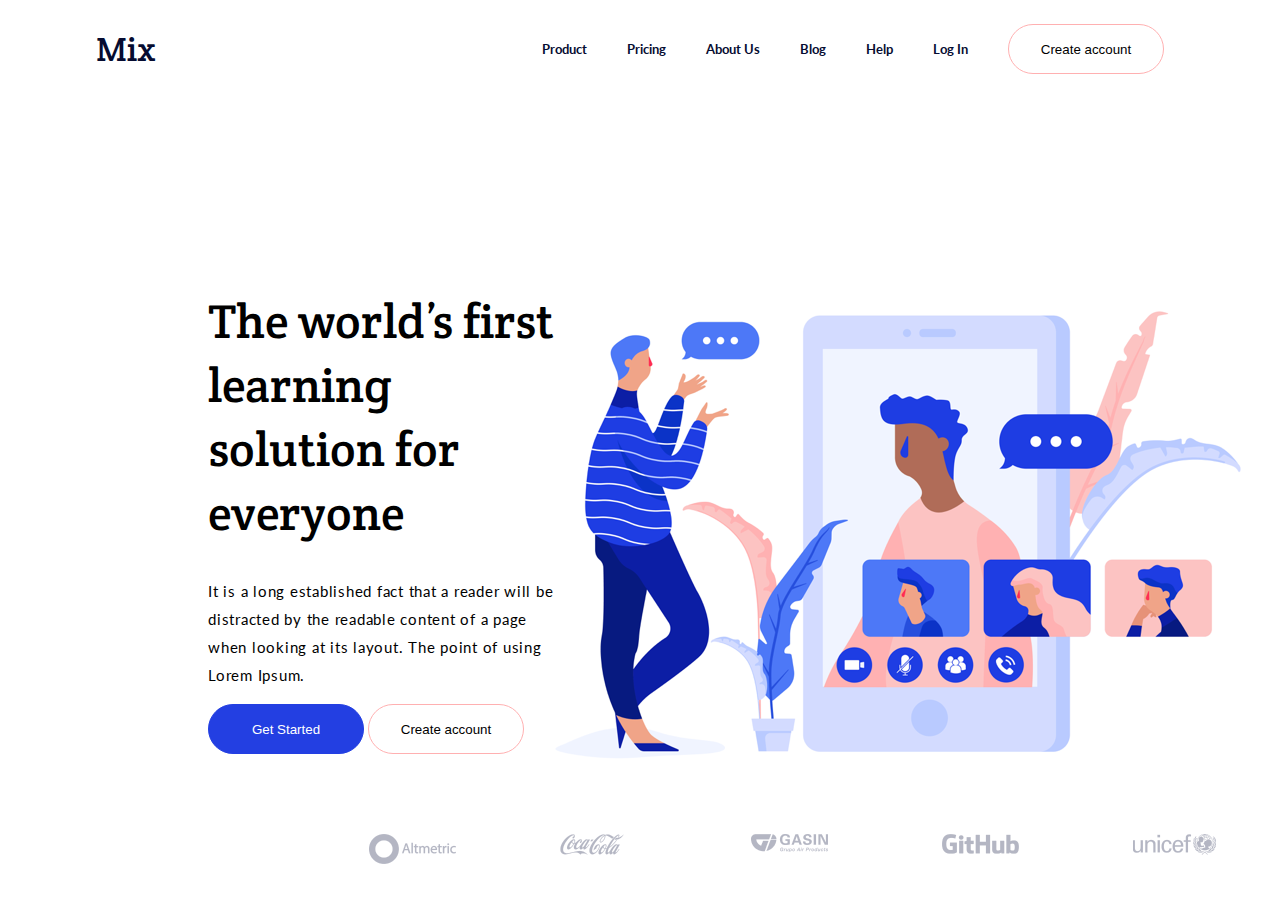
<file: index.html>
<!DOCTYPE html>
<html>
<head>
    <meta charset="UTF-8"/>
    <title>Это страница домашнего задания 2</title>
    <link href="css/style.css" rel="stylesheet" type="text/css"/>
    <link rel="preconnect" href="https://fonts.gstatic.com">
    <link href="https://fonts.googleapis.com/css2?family=Lato&display=swap" rel="stylesheet">
    <link href="https://fonts.googleapis.com/css2?family=Crete+Round&family=Lato&display=swap" rel="stylesheet">
    </head>
<body>
<nav>
    <span class="logo"> Mix </span>
    <ul>
        <li><a href="#"> Product </a></li>
        <li><a href="#"> Pricing </a></li>
        <li><a href="#"> About Us </a></li>
        <li><a href="#"> Blog</a></li>
        <li><a href="#"> Help</a></li>
        <li><a href="#"> Log In</a></li>
        <li> <a href="#"><button class="knopka1"> Create account</button></a> </li>
    </ul>
</nav>
<div class="main">
    <div class="content">
        <h1>The world’s first learning solution for everyone </h1>
        <p> It is a long established fact that a reader will be distracted
            by the readable content of a page when looking at its
            layout. The point of using  Lorem Ipsum.
        </p>
        <button class="knopka2"> Get Started</button>
        <button class="knopka1">Create account</button>
            </div>
    <div class="image"> <img src="images/main_foto.png">
        </div>
</div>
<div class="Partner">
<ul>
    <li class="podval"> <img src="images/logo_altmetric.png"> </li>
    <li class="podval"> <img src="images/logo_cocacola.png"> </li>
    <li class="podval"> <img src="images/logo_gasin.png"></li>
    <li class="podval"> <img src="images/logo_github.png"></li>
    <li class="podval"> <img src="images/logo_unicef.png"></li>

</ul>
</div>
</body>
</html>
</file>
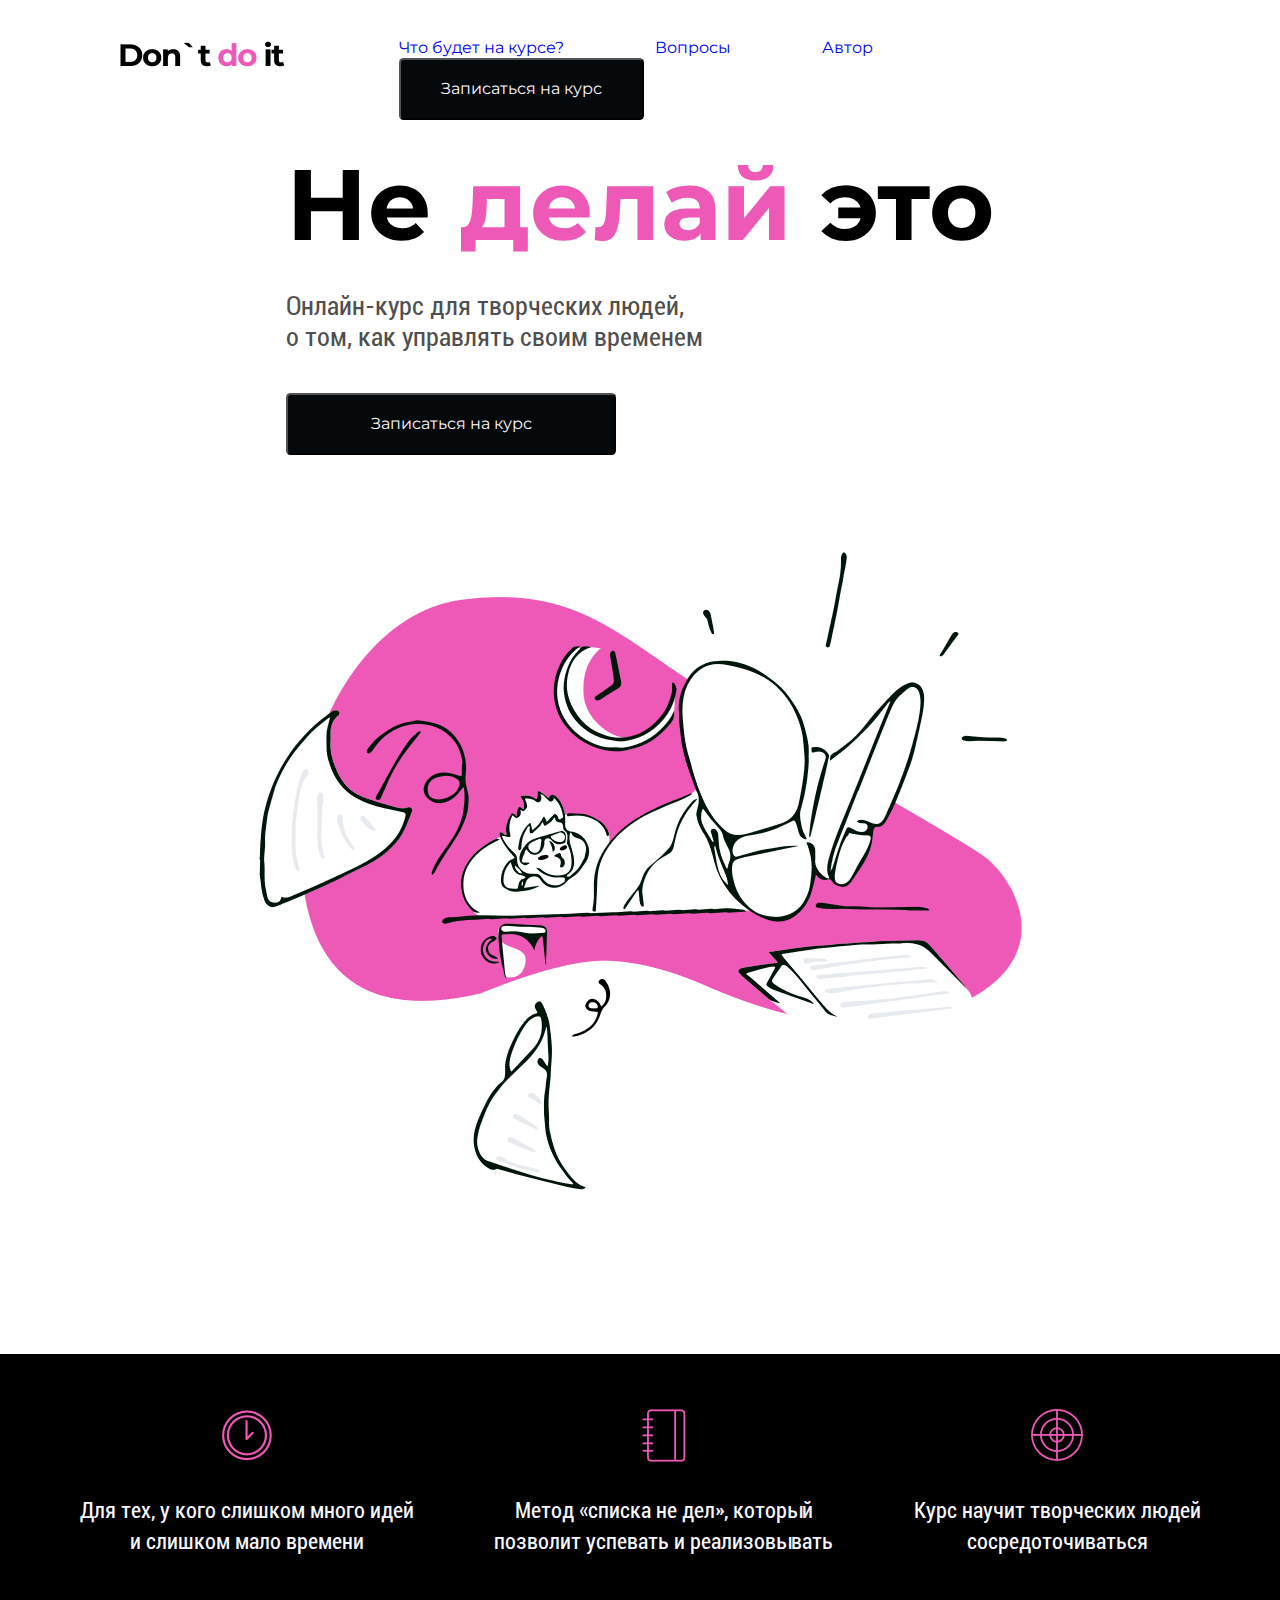
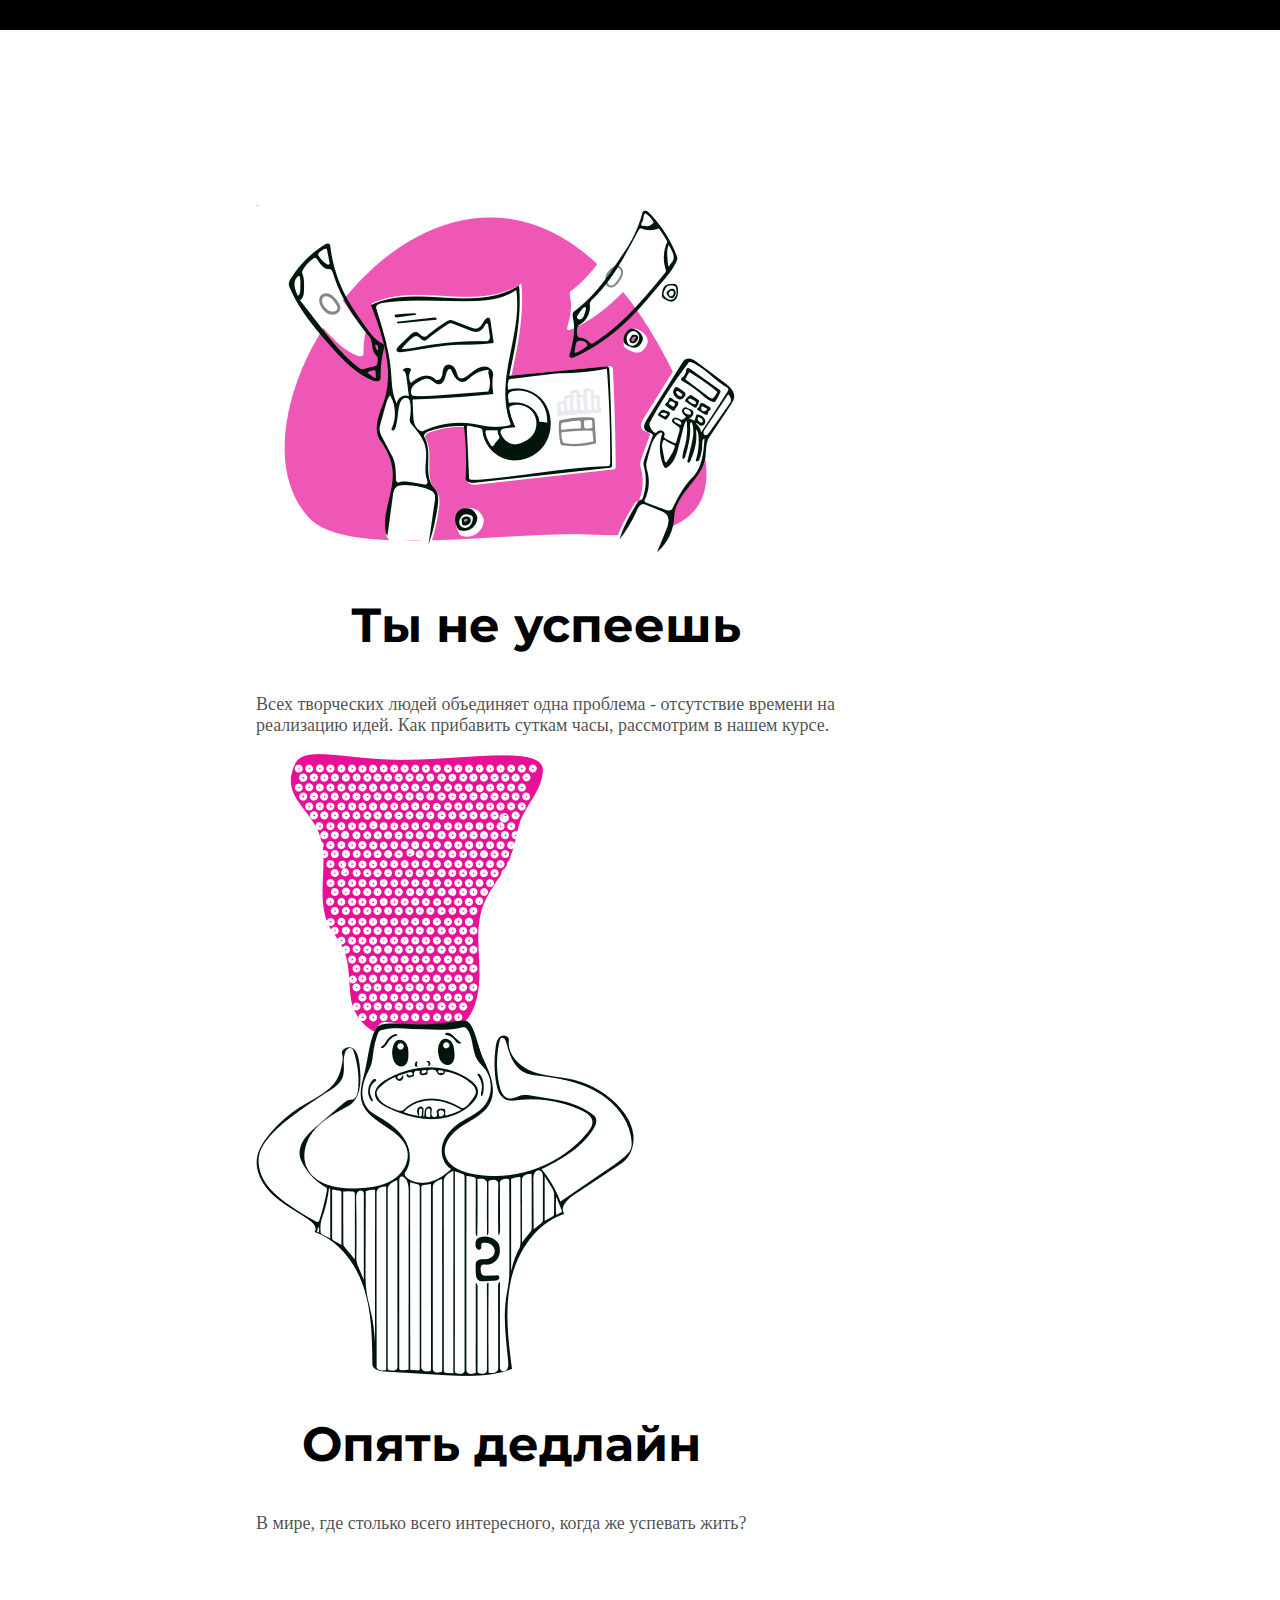
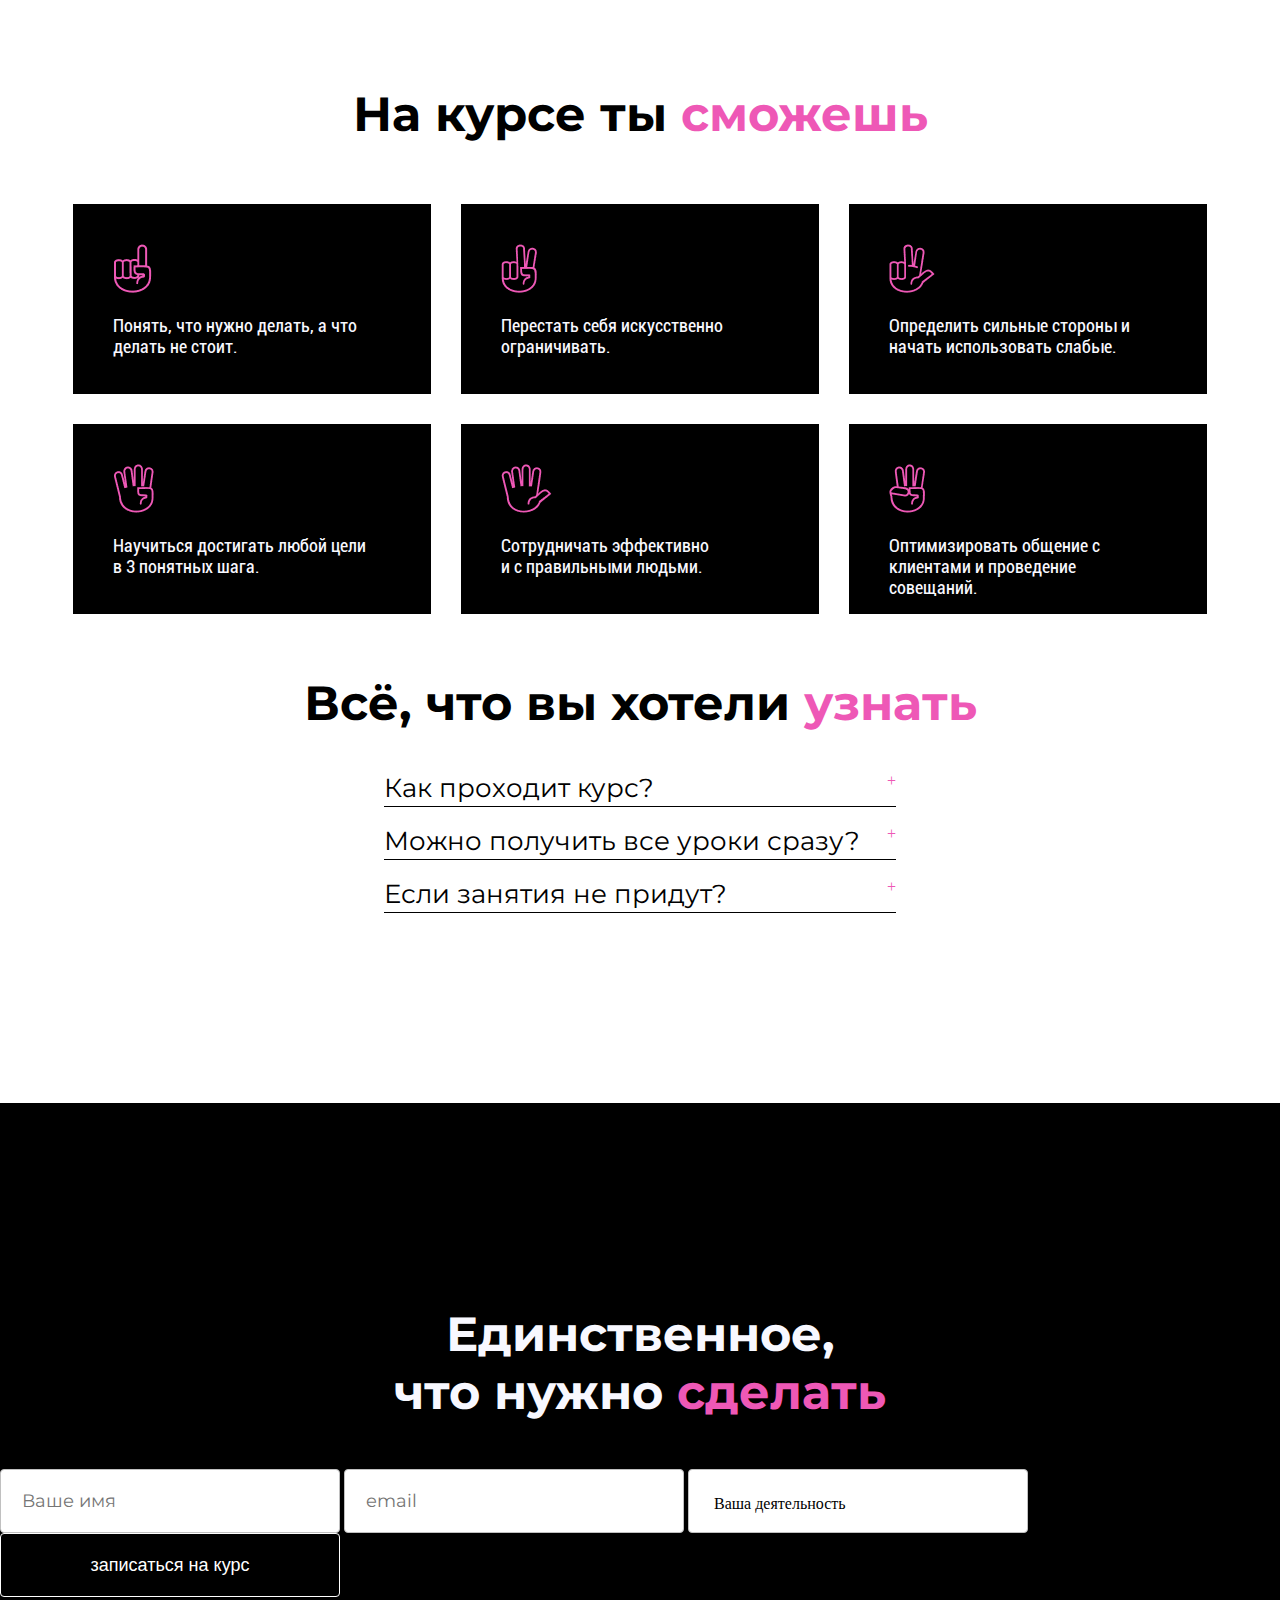
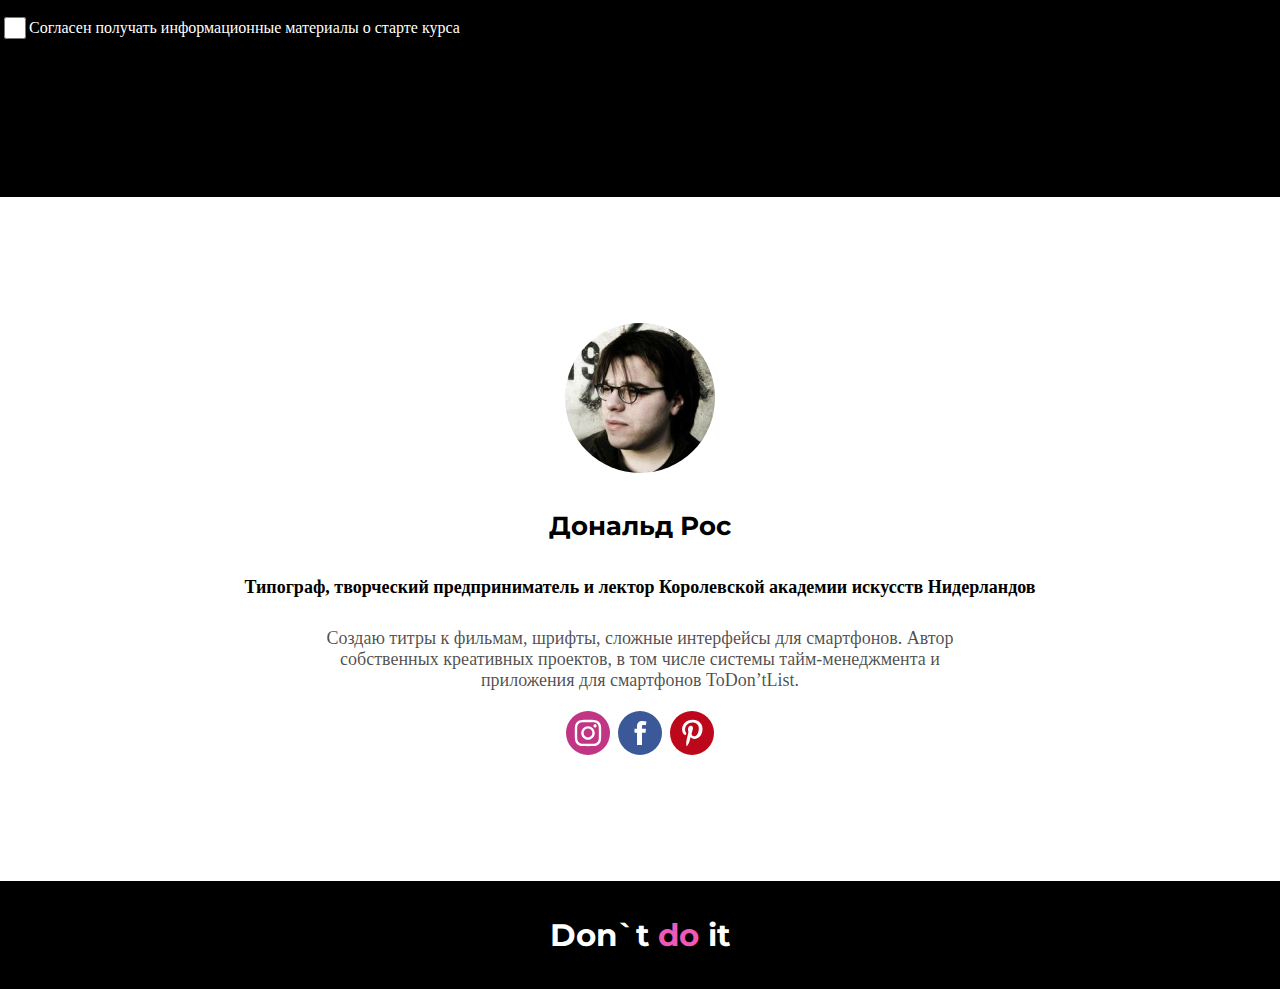
<file: Дом задание 3/index.html>
<!DOCTYPE html>
<html lang="en">
  <head>
    <meta charset="UTF-8">
    <title>homework fri</title>
    <link rel="stylesheet" href="styles/styles.css">
    <link rel="preconnect" href="https://fonts.gstatic.com">
    <link href="https://fonts.googleapis.com/css2?family=Montserrat&display=swap" rel="stylesheet">
    <link href="https://fonts.googleapis.com/css2?family=Montserrat:wght@700&display=swap" rel="stylesheet">
    <meta name="viewport" content="width=device-width, initial-scale=1">
  </head>
  <body>
    <div class="container">
      <header class="header">
        <span class="logo">
          <img src="images/header_logo.png" alt="risunok_logo">
        </span>
        <nav class="navigation_links">
          <a href="#priziv" class="link">Что будет на курсе?</a>
          <a href="#maitext2" class="link">Вопросы</a>
          <a href="#footer" class="link">Автор</a>
          <a href="#formaotpravki"><button class="knopka1">Записаться на курс</button></a>
        </nav>
        <div class="burger">
          <input type="checkbox" id="burger_check">
          <label for="burger_check" class="burger_label">
            <span class="burger_span"></span>
            <span class="burger_span"></span>
            <span class="burger_span"></span>
          </label>
          <div class="burger_menu">
            <ul>
           <li> <a href="#" class="link">Что будет на курсе?</a></li>
           <li> <a href="#" class="link">Вопросы</a></li>
           <li> <a href="#" class="link">Автор</a></li>
           <li> <a href="#"><button class="knopka1">Записаться на курс</button></a></li>
            </ul>
          </div>

        </div>
      </header>
    </div>
      <div class="main">
        <div class="maitext">
          <h1> Не <font color="#EE58B6">делай</font> это</h1>
          <p> Онлайн-курс для творческих людей,<br> о том, как управлять своим временем </p>
          <button class="knopka2"> Записаться на курс</button>
        </div>
        <img class="main_img" src="images/done.png" alt="foto">

      </div>
  <div class="urok">

    <div class="box box1">
      <img src="images/time.png" alt="time">
      <p>Для тех, у кого слишком много идей<br> и слишком мало времени</p>
    </div>
    <div class="box box2">
      <img src="images/book.png" alt="book">
    <p> Метод «списка не дел», который<br> позволит успевать и реализовывать</p>
    </div>
    <div class="box box3">
    <img src="images/target.png" alt="target">
    <p> Курс научит творческих людей<br> сосредоточиваться</p>
    </div>
  </div>
    <div class="text"> 
    <img class="text_img" src="images/finances.png" alt="finance">
      <div class="maitext2">
        <h2 class="zagolovok"> Ты не успеешь</h2>
        <p class="text_text2"> Всех творческих людей объединяет одна проблема - отсутствие времени на<br>
          реализацию идей. Как прибавить суткам часы, рассмотрим в нашем курсе.</p>
      </div>
    </div>
    <div class="text2">
      <div>
      <h2 class="zagolovok"> Опять дедлайн</h2>
      <p class="text_text2"> В мире, где столько всего интересного, когда же успевать жить?</p>
      </div>
      <img class="text_img" src="images/blowing.png" alt="risunok2">
    </div>
    <div class="priziv" id="priziv">
      <h2 class="smogech">На курсе ты <font color="#EE58B6">сможешь</font></h2>
    </div>

  <div class="newtablica">
    <div class="box-a newbox1">
      <img src="images/odin.png" alt="kartinka">
    <p> Понять, что нужно делать, а что<br> делать не стоит.</p>
    </div>
    <div class="box-a newbox2">
      <img src="images/dva.png" alt="kartinka2">
    <p> Перестать себя искусственно<br> ограничивать.</p>
    </div>
    <div class="box-a newbox3">
      <img src="images/tri.png" alt="kartinka3" >
    <p> Определить сильные стороны
      и начать использовать слабые.</p>
    </div>
    <div class="box-a newbox4">
    <img src="images/ceture.png" alt="kartinka4">
    <p> Научиться достигать любой цели <br>в 3 понятных шага.</p>
    </div>
    <div class="box-a newbox5"><img src="images/pyt.png" alt="kartinka5">
    <p> Сотрудничать эффективно <br> и с правильными людьми.</p>
    </div>
    <div class="box-a newbox6">
      <img src="images/schest.png" alt="kartinka6"/>
      <p>Оптимизировать общение с клиентами и проведение совещаний.</p>
    </div>

  </div>
    <div class="maitext2" id="maitext2">
      <h2> Всё, что вы хотели <font color="#EE58B6"> узнать</font></h2>
    </div>
      <div class="check_div2">
        <div class="vopros">
          <input type="checkbox" id="check_input">
          <label for="check_input" class="check_zagolovok">
          <span>Как проходит курс?</span>
          </label>
          <font class="plus" color="#EE58B6">+</font>
            <div class="check_div">
          <p class="check_text"> Каждую неделю на протяжении 3 месяцев,
            вам приходит новый урок на имейл.<br> Проходить уроки, вы можете в комфортном для вас темпе.</p>
            </div>
        </div>
        <br>


          <div class="vopros2">
            <input type="checkbox" id="check_input2">
            <label for="check_input2" class="check_zagolovok2">
              <span>Можно получить все уроки сразу?</span>
            </label>
            <font class="plus2" color="#EE58B6">+</font>
            <div class="check_div_dop">
              <p class="check_text2"> Каждую неделю на протяжении 3 месяцев,
                вам приходит новый урок на имейл.<br> Проходить уроки, вы можете в комфортном для вас темпе.</p>
            </div>
          </div>
        <br>
          <div class="check_new">
            <div class="vopros_new">
              <input type="checkbox" id="check_input_new">
              <label for="check_input_new" class="check_zagolovok_new">
                <span>Если занятия не придут?</span>
              </label>
              <font class="plus_new" color="#EE58B6">+</font>
              <div class="check_div_new">
                <p class="check_text_new"> Каждую неделю на протяжении 3 месяцев,
                  вам приходит новый урок на имейл.<br> Проходить уроки, вы можете в комфортном для вас темпе.</p>
              </div>
            </div>
          </div>
      </div>



        <div class="formaotpravki" id="formaotpravki">
      <h3> Единственное,<br> что нужно <font color="#EE58B6">сделать</font></h3>
      <form>
        <input class="formaotpravki_adres" type="text" placeholder="Ваше имя" required>
         <input class="formaotpravki_adres" type="email" placeholder="email" required>
        <div id="menu_drop">
          <input type="checkbox" id="select">
          <label class="select_label" for="select"> Ваша деятельность</label>
          <label class="hidden_label label1"> Програмист</label>
          <label class="hidden_label label2" > Дизайнер</label>
          <label class="hidden_label label3"> Маркетолог</label>
        </div>

        <input class="zapis" type="submit" value="записаться на курс">
        <br>
        <span class="form_check">
          <input id="check" class="check" type="checkbox">
          <label for="check" class="soglasie"> Согласен получать информационные материалы о старте курса</label>
        </span>
      </form>
    </div>

  <div class="footer" id="footer">
    <div class="footer_bloc">
      <img class="portret" src="images/portret.jpg" alt="fotoavtora">
      <h4> Дональд Рос</h4>
      <h5> Типограф, творческий предприниматель и лектор Королевской академии искусств Нидерландов</h5>
      <p class="opisanie">Создаю титры к фильмам, шрифты, сложные интерфейсы для смартфонов.
        Автор<br> собственных креативных проектов, в том числе системы тайм-менеджмента и<br>
        приложения для смартфонов ToDon’tList.</p>
      <img src="images/Instagram.svg" alt="instagram">
      <img src="images/Facebook.svg" alt="facebook">
      <img src="images/Pinterest.svg" alt="pinterest">
      
    </div>
  </div>
    <div class="podval">
      <p class="podval_logo">Don`t <font color="#EE58B6">do</font> it </p>
    </div>
  </body>
</html>
</file>
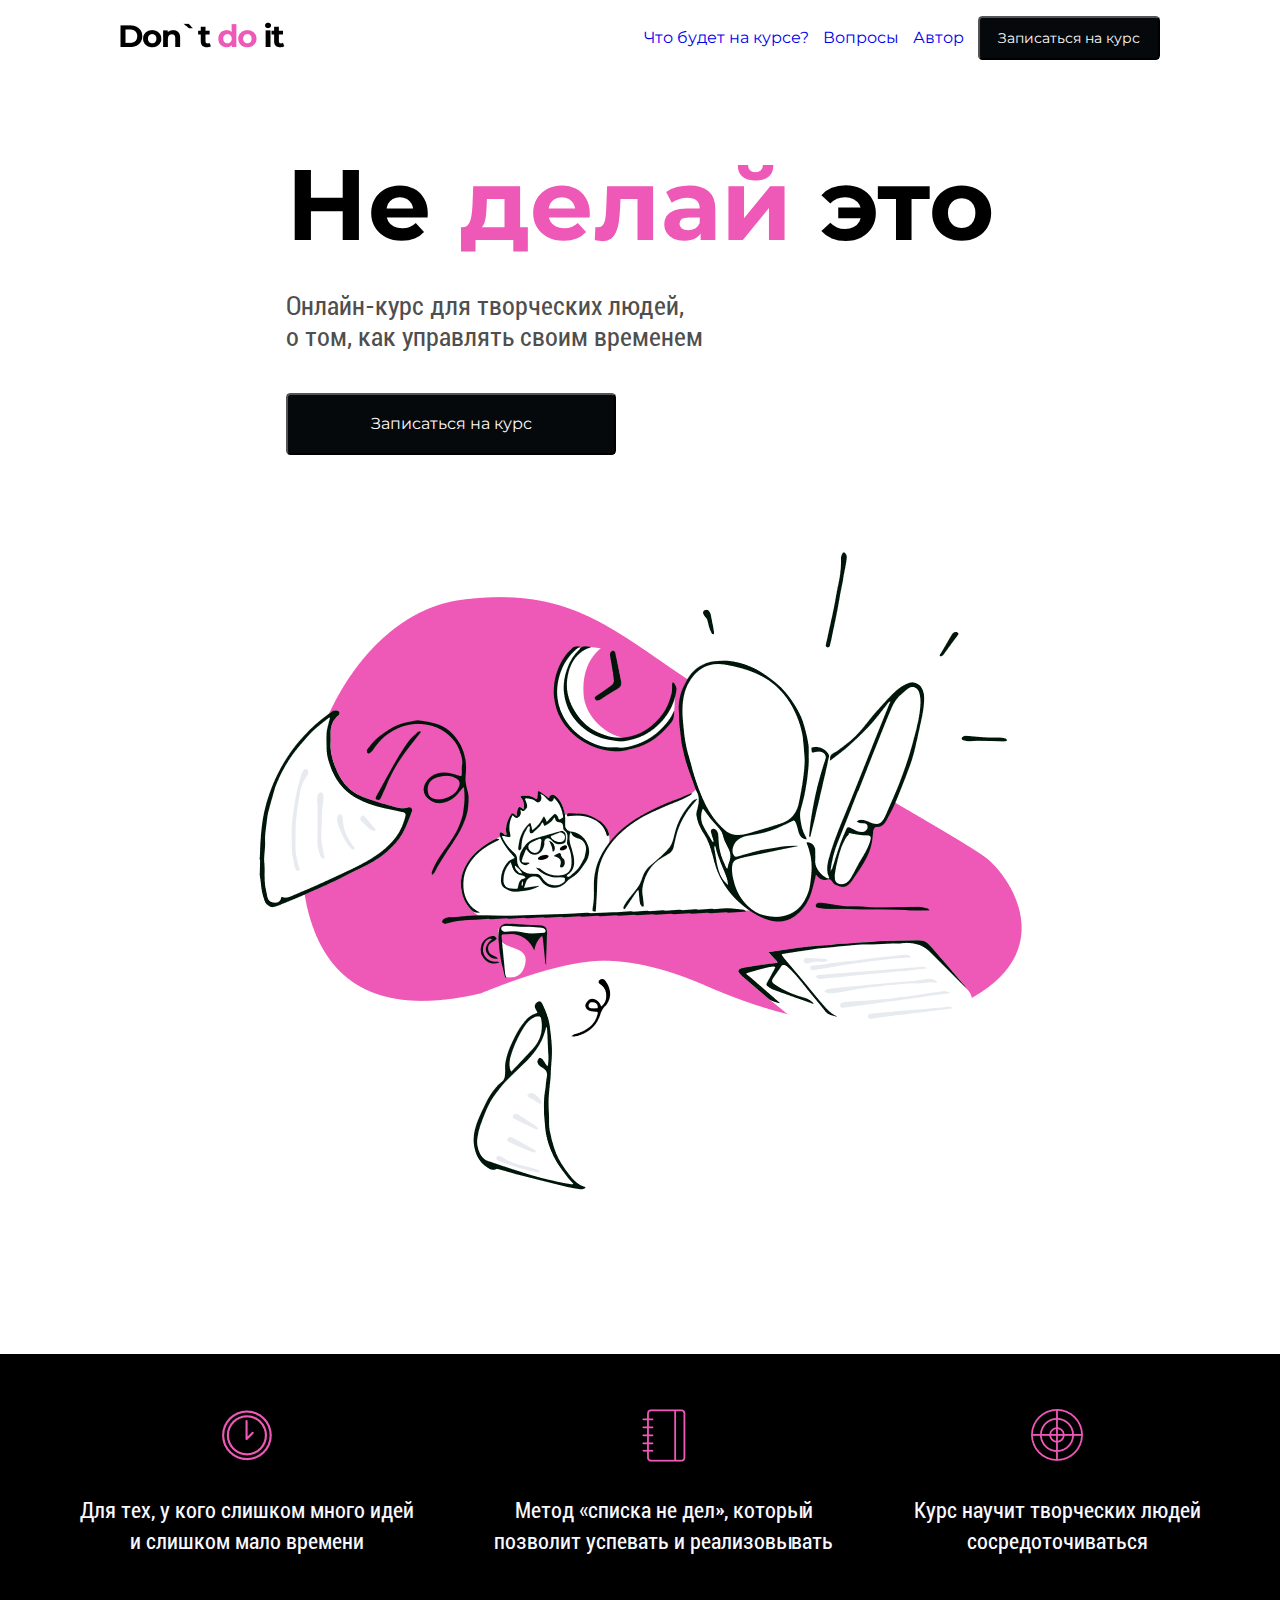
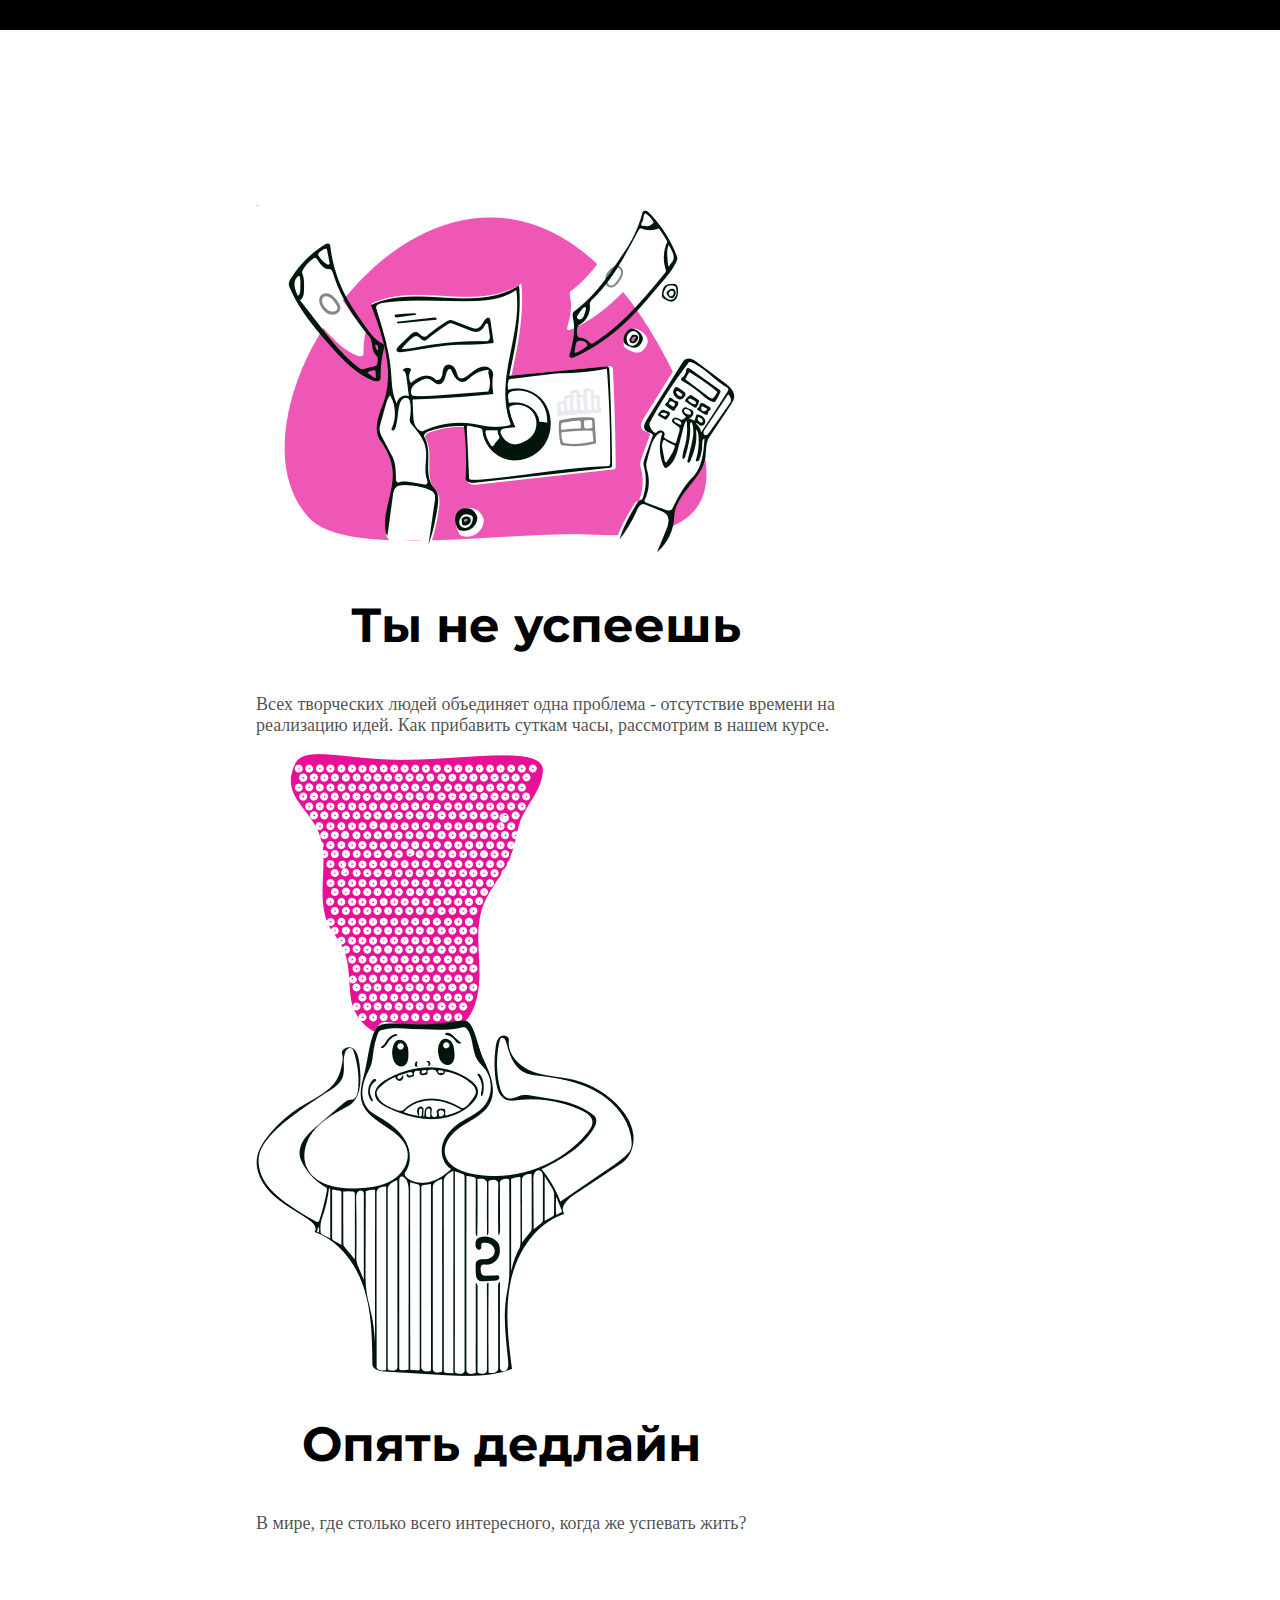
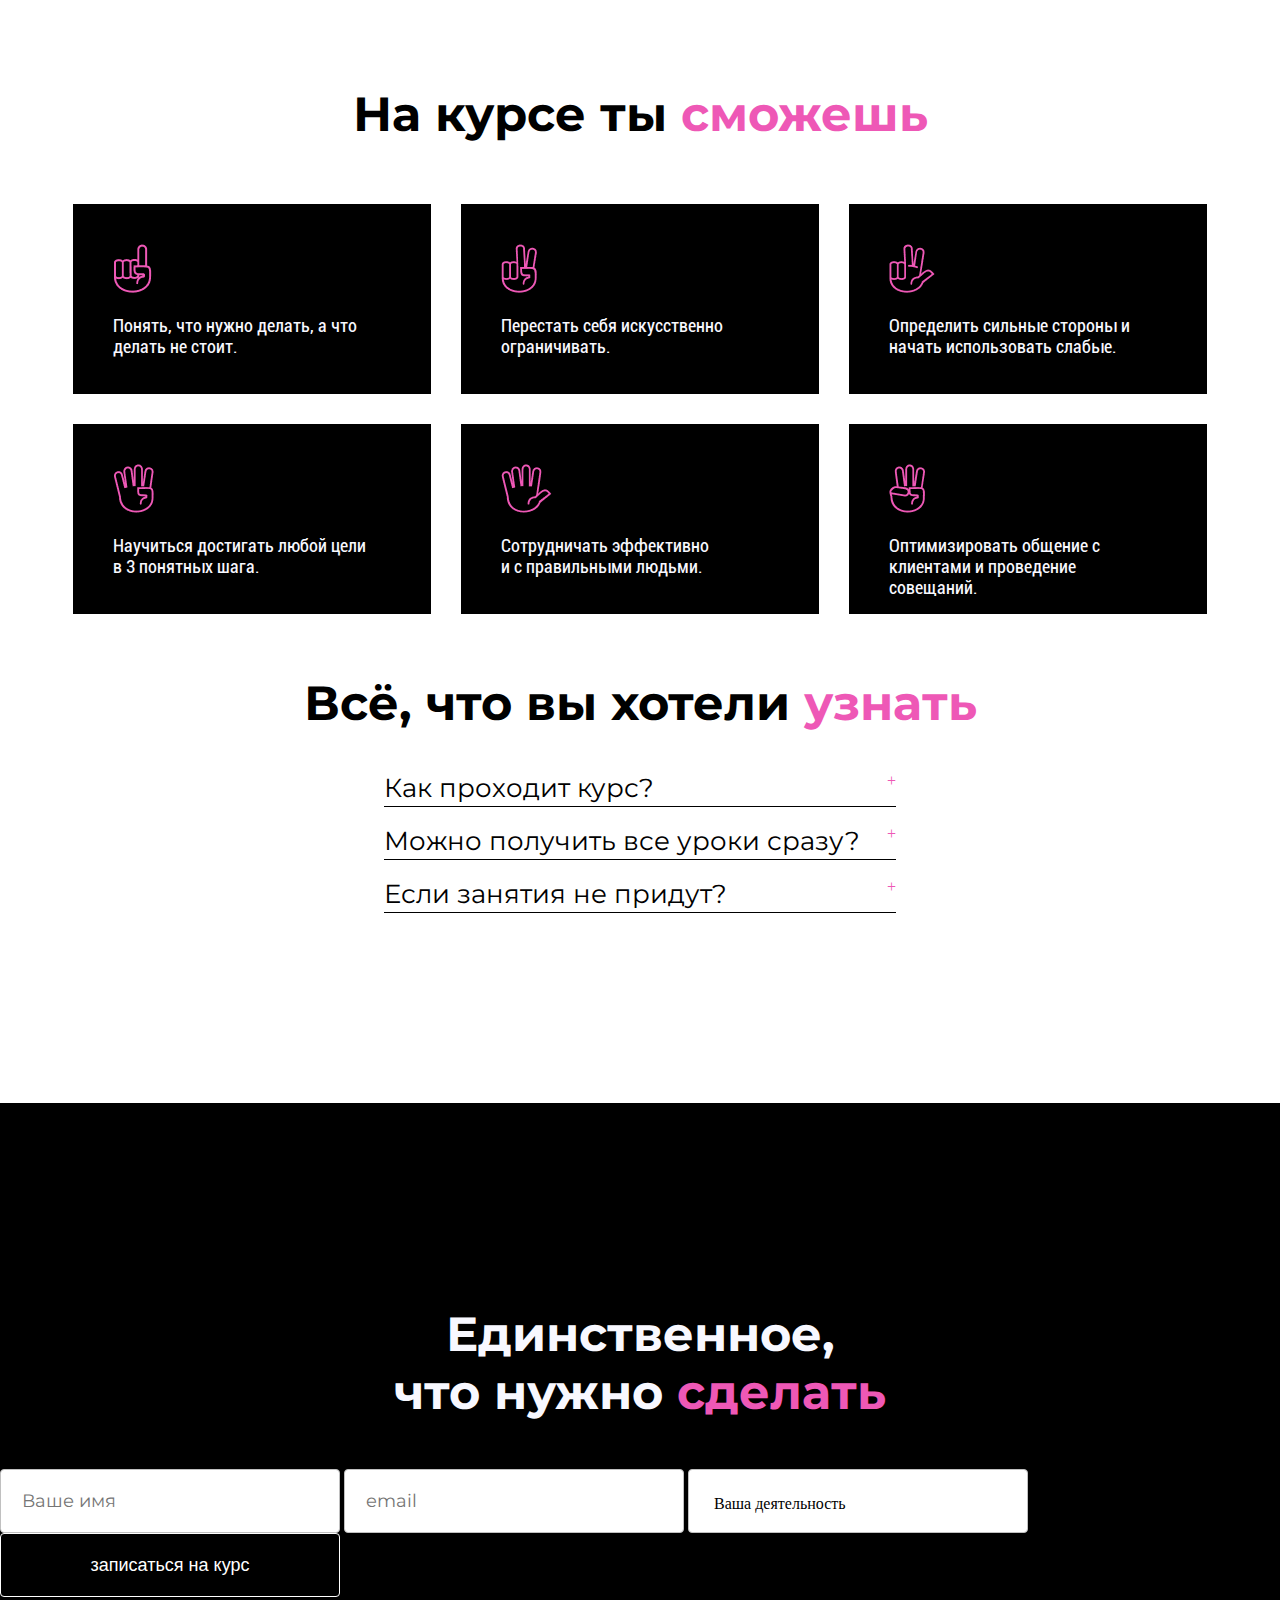
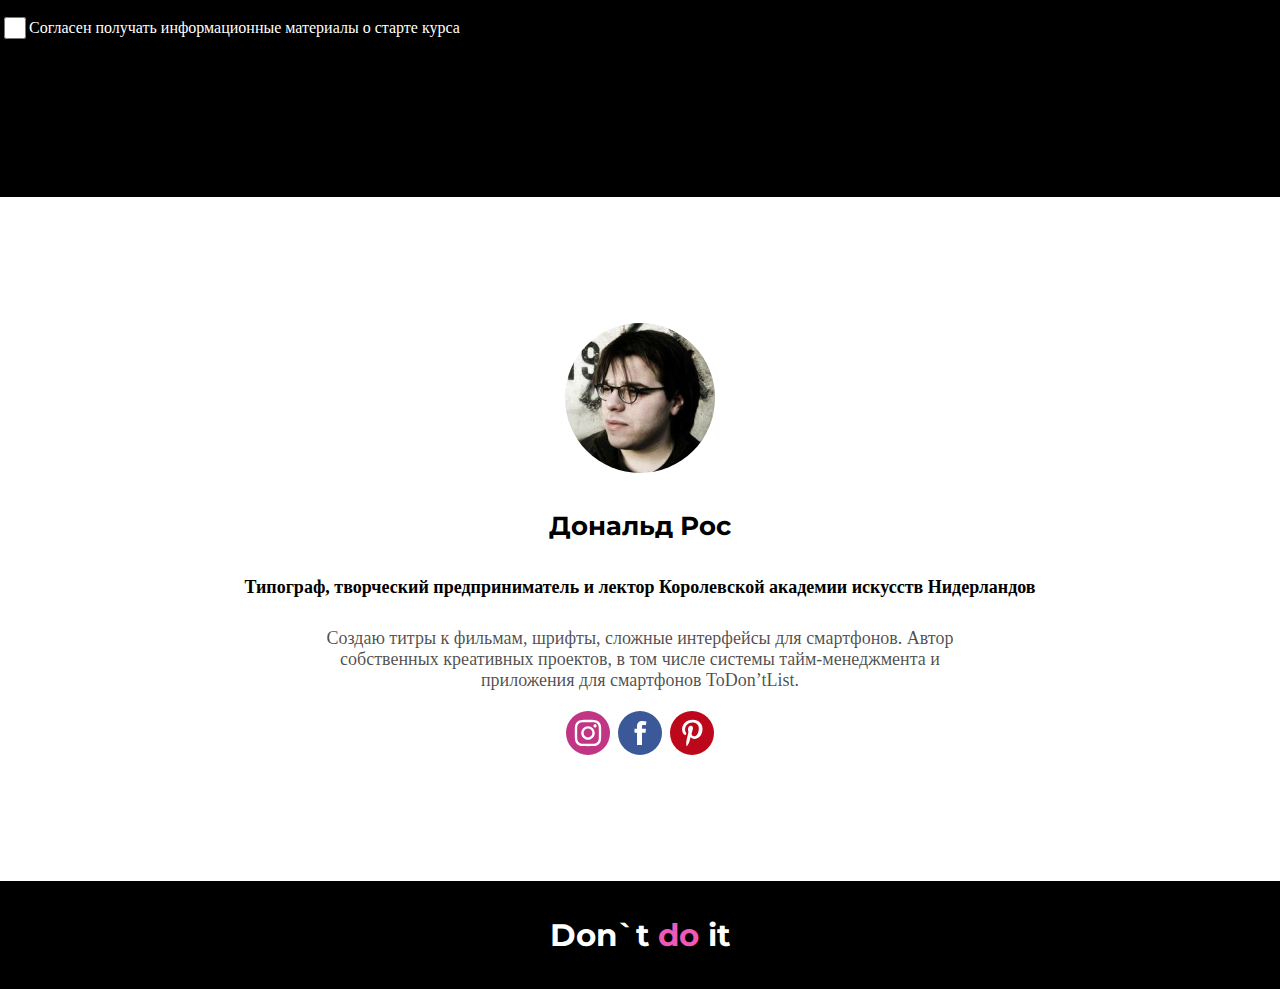
<file: Дом задание6 исправленное/index.html>
<!DOCTYPE html>
<html lang="en">
  <head>
    <meta charset="UTF-8">
    <title>homework fri</title>
    <link rel="stylesheet" href="styles/styles.css">
    <link rel="preconnect" href="https://fonts.gstatic.com">
    <link href="https://fonts.googleapis.com/css2?family=Montserrat&display=swap" rel="stylesheet">
    <link href="https://fonts.googleapis.com/css2?family=Montserrat:wght@700&display=swap" rel="stylesheet">
    <meta name="viewport" content="width=device-width, initial-scale=1">
  </head>
    <body>
      <!--навигацтонная панель -->
        <header class="header">
          <span class="logo">
           <img src="images/header_logo.png" alt="risunok_logo">
          </span>
          <nav class="navigation_links">
              <a href="#priziv" class="link" id="js-menu-item">Что будет на курсе?</a>
              <a href="#maitext2" class="link" id="js-menu-item">Вопросы</a>
              <a href="#footer" class="link" id="js-menu-item">Автор</a>
              <a href="#formaotpravki"><button class="knopka1" id="js-menu-item">Записаться на курс</button></a>
          </nav>
          <div class="burger">
            <input type="checkbox" id="burger_check">
            <label for="burger_check" class="burger_label">
               <span class="burger_span"></span>
               <span class="burger_span"></span>
               <span class="burger_span"></span>
            </label>
             <div class="burger_menu">
                <ul>
                <li> <a href="#" class="link">Что будет на курсе?</a></li>
                <li> <a href="#" class="link">Вопросы</a></li>
                <li> <a href="#" class="link">Автор</a></li>
                <li> <a href="#"><button class="knopka1">Записаться на курс</button></a></li>
                </ul>
             </div>
           </div>
         </header>


       <div class="main">
         <div class="maitext">
            <h1> Не <font color="#EE58B6">делай</font> это</h1>
            <p> Онлайн-курс для творческих людей,<br> о том, как управлять своим временем </p>
            <button class="knopka2"> Записаться на курс</button>
         </div>
            <img class="main_img" src="images/done.png" alt="foto">
       </div>
      <div class="urok">
         <div class="box box1">
             <img src="images/time.png" alt="time">
             <p>Для тех, у кого слишком много идей<br> и слишком мало времени</p>
         </div>
       <div class="box box2">
             <img src="images/book.png" alt="book">
             <p> Метод «списка не дел», который<br> позволит успевать и реализовывать</p>
       </div>
       <div class="box box3">
             <img src="images/target.png" alt="target">
             <p> Курс научит творческих людей<br> сосредоточиваться</p>
       </div>
     </div>
       <div class="text">
            <img class="text_img" src="images/finances.png" alt="finance">
         <div class="maitext2">
           <h2 class="zagolovok"> Ты не успеешь</h2>
           <p class="text_text2"> Всех творческих людей объединяет одна проблема - отсутствие времени на<br>
          реализацию идей. Как прибавить суткам часы, рассмотрим в нашем курсе.</p>
         </div>
      </div>
        <div class="text2">
          <div>
             <h2 class="zagolovok"> Опять дедлайн</h2>
             <p class="text_text2"> В мире, где столько всего интересного, когда же успевать жить?</p>
           </div>
             <img class="text_img" src="images/blowing.png" alt="risunok2">
            </div>
         <div class="priziv" id="priziv">
             <h2 class="smogech">На курсе ты <font color="#EE58B6">сможешь</font></h2>
         </div>

       <div class="newtablica">
          <div class="box-a newbox1">
              <img src="images/odin.png" alt="kartinka">
              <p> Понять, что нужно делать, а что<br> делать не стоит.</p>
          </div>
          <div class="box-a newbox2">
              <img src="images/dva.png" alt="kartinka2">
              <p> Перестать себя искусственно<br> ограничивать.</p>
          </div>
          <div class="box-a newbox3">
               <img src="images/tri.png" alt="kartinka3" >
               <p> Определить сильные стороны
               и начать использовать слабые.</p>
          </div>
          <div class="box-a newbox4">
              <img src="images/ceture.png" alt="kartinka4">
              <p> Научиться достигать любой цели <br>в 3 понятных шага.</p>
          </div>
          <div class="box-a newbox5"><img src="images/pyt.png" alt="kartinka5">
              <p> Сотрудничать эффективно <br> и с правильными людьми.</p>
          </div>
          <div class="box-a newbox6">
              <img src="images/schest.png" alt="kartinka6"/>
              <p>Оптимизировать общение с клиентами и проведение совещаний.</p>
          </div>

         </div>
               <div class="maitext2" id="maitext2">
                  <h2> Всё, что вы хотели <font color="#EE58B6"> узнать</font></h2>
               </div>
            <div class="check_div2">
               <div class="vopros">
                    <input type="checkbox" id="check_input">
                    <label for="check_input" class="check_zagolovok">
                    <span>Как проходит курс?</span>
                    </label>
                    <font class="plus" color="#EE58B6">+</font>
                <div class="check_div">
                    <p class="check_text"> Каждую неделю на протяжении 3 месяцев,
                    вам приходит новый урок на имейл.<br> Проходить уроки, вы можете в комфортном для вас темпе.</p>
                </div>
               </div>
                   <br>
              <div class="vopros2">
                 <input type="checkbox" id="check_input2">
                 <label for="check_input2" class="check_zagolovok2">
                 <span>Можно получить все уроки сразу?</span>
                 </label>
                 <font class="plus2" color="#EE58B6">+</font>
               <div class="check_div_dop">
                 <p class="check_text2"> Каждую неделю на протяжении 3 месяцев,
                 вам приходит новый урок на имейл.<br> Проходить уроки, вы можете в комфортном для вас темпе.</p>
               </div>
              </div>
                <br>
            <div class="check_new">
              <div class="vopros_new">
                 <input type="checkbox" id="check_input_new">
                 <label for="check_input_new" class="check_zagolovok_new">
                 <span>Если занятия не придут?</span>
                 </label>
                 <font class="plus_new" color="#EE58B6">+</font>
               <div class="check_div_new">
                  <p class="check_text_new"> Каждую неделю на протяжении 3 месяцев,
                  вам приходит новый урок на имейл.<br> Проходить уроки, вы можете в комфортном для вас темпе.</p>
               </div>
              </div>
            </div>
         </div>

          <div class="formaotpravki" id="formaotpravki">
               <h3> Единственное,<br> что нужно <font color="#EE58B6">сделать</font></h3>
             <form>
               <input class="formaotpravki_adres" type="text" placeholder="Ваше имя" required>
               <input class="formaotpravki_adres" type="email" placeholder="email" required>
            <div id="menu_drop">
               <input type="checkbox" id="select">
               <label class="select_label" for="select"> Ваша деятельность</label>
               <label class="hidden_label label1"> Програмист</label>
               <label class="hidden_label label2" > Дизайнер</label>
               <label class="hidden_label label3"> Маркетолог</label>
            </div>

             <input class="zapis" type="submit" value="записаться на курс">
             <br>
               <span class="form_check">
                  <input id="check" class="check" type="checkbox">
                  <label for="check" class="soglasie"> Согласен получать информационные материалы о старте курса</label>
                </span>
              </form>
          </div>

           <div class="footer" id="footer">
               <div class="footer_bloc">
                 <img class="portret" src="images/portret.jpg" alt="fotoavtora">
                 <h4> Дональд Рос</h4>
                 <h5> Типограф, творческий предприниматель и лектор Королевской академии искусств Нидерландов</h5>
                 <p class="opisanie">Создаю титры к фильмам, шрифты, сложные интерфейсы для смартфонов.
                 Автор<br> собственных креативных проектов, в том числе системы тайм-менеджмента и<br>
                 приложения для смартфонов ToDon’tList.</p>
                 <img src="images/Instagram.svg" alt="instagram">
                 <img src="images/Facebook.svg" alt="facebook">
                 <img src="images/Pinterest.svg" alt="pinterest">
               </div>
           </div>
            <div class="podval">
               <p class="podval_logo">Don`t <font color="#EE58B6">do</font> it </p>
            </div>
           <div id="strelka">
             <a href="#"> <img src="images/Strelka.png"></a>
           </div>


      <script src="https://code.jquery.com/jquery-3.6.0.min.js"></script>
      <script type="text/javascript">
          $(document).scroll(function() {

              var scrollTop = $(window).scrollTop();
              if (scrollTop >= 300 ) {
                  $('#strelka').addClass("transparent");
              }
              else{
                  $('#strelka').removeClass("transparent");
              }
          });


      </script>



    </body>
</html>
</file>
<file: css/style.css>
nav {
    display: flex;
    justify-content: space-between;
    align-items: center;
    padding: 0 88px;
    }
ul {list-style-type: none ;
    padding-left: 0;
    display: flex;
    align-items: center;
}

.logo
{
    width: 60px;
    height: 43px;
    font-family: Crete Round;
    font-style: normal;
    font-weight: normal;
    font-size: 34px;
    line-height: 43px;
    color: #060C31;
}
a {
    text-decoration: none; /* Отменяем подчеркивание у ссылки */
    margin: 0 20px;
    font-family: 'Lato', sans-serif;
    font-style: normal;
    font-weight: bold;
    font-size: 13px;
    line-height: 28px;
    color: #060C31;
}
.content h1{

    font-family: Crete Round;
    font-style: normal;
    font-weight: normal;
    font-size: 48px;
    line-height: 64px;
    letter-spacing: 0px;
    text-align: left;

}
p {
    font-family: Lato;
    font-size: 15px;
    font-style: normal;
    font-weight: 400;
    line-height: 28px;
    letter-spacing: 0.75px;
    text-align: left;
}

.knopka1 {
    border: 1px solid #FFB0B1;
    border-radius: 50px;
    padding: 5px 10px;
    background: #fff;
    width: 156px;
    height: 50px;
}
.main{
    display: flex;
    padding: 167px 0 0 200px;
    }
.knopka2 {
    border: 1px solid #233FE2;
    border-radius: 50px;
    padding: 5px 10px;
    background: #233FE2;
    color: #fff;
    width: 156px;
    height: 50px;
}
.partner{
    display: flex;
    justify-content: flex-end;
    width: 804px;
    height: 30px;
    left: 548px;
    top: 874px;
}
.podval{
    width: 87px;
    height: 30px;
    left: 0px;
    top: 0px;
    margin: 0 52px;
}
.Partner ul {
    display: flex;
    justify-content: flex-end;

}
.knopka2:hover{
    color:#233FE2;
    background: #fff;
}
.knopka1:hover{
    background:#FFB0B1;
}
</file>
<file: Дом задание 3/styles/styles.css>
.burger{
    display: none;
}

@font-face{
    src: url("3959.ttf");
    font-family: 'robotto';
}
body {
    margin: 0;
}
a {
    text-decoration: none;
}
.link{
    margin-left: 87px;
    Font-family: Montserrat;
    Font-style: Medium;
    Font-size: 16px;
    Line-height: 20px;
}
.navigation_links a {
    margin-left: 87px;
}
.logo {
    width: 203px;
    height: 37.69px;
    font-family: Montserrat;
    font-style: normal;
    font-weight: bold;
    font-size: 30.8354px;
    line-height: 122.33%;
    letter-spacing: -0.045em;
    color: #000000;
}


.header{
    display:flex;
    height: 55px;
    justify-content: space-between;
    width: 100%;
    padding: 38px 120px;
    box-sizing: border-box;
}

.urok{
    display: flex;
    justify-content: space-evenly;
    flex-wrap: wrap;
    color: snow;
    margin: 50px auto;
    width: 100%;
    background: black;
    padding: 50px 0px;
    }

.box {
    border: 1px solid black;
    color: ghostwhite;
    text-align: center;
    font-family: 'robotto';
    Font-style: Regular;
    Font-size: 22px;
    Line-height: 31px;
    background: black;

}
.box-a
    {border: 1px solid black;
    color: ghostwhite;
    text-align: left;
    font-family: 'robotto';
    Font-style: Regular;
    Font-size: 18px;
    Line-height: 21.09px;
    background: black;
    padding: 39px;
    box-sizing: border-box;
}
.zagolovok{
    Font-family: Montserrat;
    Font-style: Medium;
    Font-size: 48px;
}
.text_text2{
    Font-family: Roboto Condensed;
    Font-style: Regular;
    Font-size: 18px;
    color: rgba(0, 0, 0, 0.7);
}


h2{
    Font-family: Montserrat;
    Font-style: Medium;
    Font-size: 48px;
    text-align: center;
    }

.newtablica{
    display: grid;
    grid-template-columns: 358px 358px 358px;
    grid-template-rows: 190px 190px;
    grid-gap: 30px;
    margin: 60.23px auto;
    width: 1134px;
}
.newbox1{
    grid-column-start: 1;
    grid-column-end: 2;
    grid-row-start: 1;
    grid-row-end: 2;
}
.newbox2{
    grid-column-start: 2;
    grid-column-end: 3;
    grid-row-start: 1;
    grid-row-end: 2;
}
.newbox3{
    grid-column-start: 3;
    grid-column-end: 4;
    grid-row-start: 1;
    grid-row-end: 2;
}
.newbox4{
    grid-column-start: 1;
    grid-column-end: 2;
    grid-row-start: 2;
    grid-row-end: 3;
}
.newbox5{
    grid-column-start: 2;
    grid-column-end: 3;
    grid-row-start: 2;
    grid-row-end: 3;
}
.newbox6{
    grid-column-start: 3;
    grid-column-end: 4;
    grid-row-start: 2;
    grid-row-end: 3;

}
.main {
    display: flex;
    justify-content: space-evenly;
    align-items: center;
    flex-wrap: wrap;
}
.text {
    display: flex;
    justify-content: space-between;
    align-items: center;
    flex-wrap: wrap;
    width: 60%;
    margin: 0 auto;

}
.text2 {
    display: flex;
    justify-content: space-between;
    align-items: center;
    flex-wrap: wrap-reverse;
    width: 60%;
    margin: 0 auto;
   }
.form_check{
    display: flex;
    align-items: center;
    margin-top: 16.93px;
}

.knopka1{
    Font-family: Montserrat;
    Font-style: Medium;
    Font-size: 16px;
    Line-height: 20px;
    background: #05090C;
    color: snow;
    border-radius: 4.59px;
    padding: 19px 40px;
    cursor: pointer;
}
.knopka2{
    Font-family: Montserrat;
    Font-style: Medium;
    Font-size: 16px;
    Line-height: 20px;
    background: #05090C;
    color: snow;
    border-radius: 4.59px;
    padding: 19px 82.5px;
    cursor: pointer;
}
.maitext h1{
    Font-family: Montserrat;
    Font-style: SemiBold;
    Font-size: 100px;
    Line-height: 122px;
    margin-bottom: 10px;
}
.maitext p{
    font-family: 'robotto';
    Font-style: Regular;
    Font-size: 26px;
    Line-height: 31px;
    margin-bottom: 40px;
    color: rgba(0, 0, 0, 0.7);
}
.div h2{
    Font-family: Montserrat;
    Font-style: Medium;
    Font-size: 48px;
}
.priziv{
    margin-top: 133px;
    }
.formaotpravki{
    display: flex;
    justify-content: center;
    align-items: center;
    flex-direction: column;
    width: 100%;
    height: 694px;
    background: black;

}
.footer {
    display: flex;
    justify-content: center;
    align-items: center;
    flex-direction: column;
}

.podval{
    background: black;
    width: 100%;
    height: 108px;
    display: flex;
    justify-content: center;
    align-items: center;
    flex-direction: column;

}
#select{
    display: none;
}
.hidden_label{
    display: none;
    background: white;
}
.hidden_label:hover{
    background-image: url("../images/Vector.svg");
    background-repeat: no-repeat;
    background-position: 90% center;
    cursor: pointer;
}

#select:checked ~ .hidden_label{
    display: block;
    position: absolute;
    width: 340px;
    height: 64px;
    padding: 25px;
    box-sizing: border-box;
    }
#menu_drop{
    display: inline-block;
    position: relative;
}
.label1{
    top: 70px;
    height: 64px;
    width: 340px;

}
.label2{
    top: 134px;
}
.label3{
    top: 198px;
}
.soglasie{
    color: #FFFFFF;
    }

input, .select_label{
    width: 340px;
    height: 64px;
    border-radius: 4px;
    background: white;
    border: 1px solid #C0C0C0;
    display: inline-block;
    vertical-align: top;
}
.check{
    width: 22px;
    height: 22px;
    background: none;
}
.select_label{
    padding: 25px;
    box-sizing: border-box;
}
h3 {
    Font-family: Montserrat;
    Font-style: Medium;
    Font-size: 48px;
    text-align: center;
    color: ghostwhite;

}
.footer_bloc{
    text-align: center;
    margin-top: 126px;
    margin-block-end: 120px;
}
h4 {
    Font-family: Montserrat;
    Font-style: Medium;
    Font-size: 26px;
    Line-height: 31px;
    Line-height: 120%;
    }
h5 {
    Font-family: Roboto Condensed;
    Font-style: Regular;
    Font-size: 18px;
}
.opisanie{
    Font-family: Roboto Condensed;
    Font-style: Regular;
    Font-size: 18px;
    color: rgba(0, 0, 0, 0.7);
}
.zapis{
    border: 1px Solid white;
    color: white;
    background: black;
    font-size: 18px;
}
.formaotpravki_adres{
    padding: 28px 20.5px;
    Font-family: 'Montserrat';
    Font-style: Medium;
    Font-size: 18px;
    color: #999999;
    box-sizing: border-box;
}
.podval_logo{
    Font-family: 'Montserrat';
    Font-weight: 700;
    Font-size: 30.84px;
    color: white;
    }
.portret{
    border-radius: 50%;
}
.check_div{
    display: none;

}
#check_input{
    display: none;

}
#check_input:checked ~.check_div{
    display: block;
    clear: both;
    }

#check_input:checked ~ .plus{
    transform: rotate(45deg);
    display: block;
}

.check_zagolovok{
    Font-family: Montserrat;
    Font-style: Medium;
    Font-size: 26px;
    display: flex;
    justify-content: space-between;
    margin-bottom: 14px;
    float: left;

}
.check_text{
    Font-family: Roboto Condensed;
    Font-style: Regular;
    Font-size: 18px;
    color: rgba(0, 0, 0, 0.7);
}
.check_div2{
    width: 40%;
    margin: 0 auto;
    margin-bottom: 190px;

}
.vopros{
    border-bottom: 1px solid black;
    padding-bottom: 34px;
    }
.plus{
    float: right;
}


.vopros2{
    border-bottom: 1px solid black;
    padding-bottom: 34px;
}

.check_zagolovok2{
    Font-family: Montserrat;
    Font-style: Medium;
    Font-size: 26px;
    display: flex;
    justify-content: space-between;
    margin-bottom: 14px;
    float: left;
}
.check_text2{
    Font-family: Roboto Condensed;
    Font-style: Regular;
    Font-size: 18px;
    color: rgba(0, 0, 0, 0.7);
    }
#check_input2{
    display: none;
}
#check_input2:checked ~.check_div_dop{
    display: block;
    clear: both;
}

#check_input2:checked ~ .plus2{
    transform: rotate(45deg);
    display: block;
}
.plus2{
    float: right;
}
.check_div_dop{
    display: none;
}


.vopros_new{
    border-bottom: 1px solid black;
    padding-bottom: 34px;
}
.check_zagolovok_new{
    Font-family: Montserrat;
    Font-size: 26px;
    display: flex;
    justify-content: space-between;
    margin-bottom: 14px;
    float: left;
}
.check_text_new{
    Font-family: Roboto Condensed;
    Font-weight: Regular;
    Font-size: 18px;
    color: rgba(0, 0, 0, 0.7);
}
#check_input_new{
    display: none;
}
#check_input_new:checked ~.check_div_new{
    display: block;
    clear: both;
}

#check_input_new:checked ~ .plus_new{
    transform: rotate(45deg);
    display: block;
}
.plus_new{
    float: right;
}
.check_div_new{
    display: none;
}



@media only screen and (max-width: 480px)
{
.navigation_links {
    display: none;
}
.text2{
    margin-top: 40px;
}
.maitext2{
    margin: 20px;
}
    .newtablica{
        display: grid;
        grid-template-columns: 50% 50%;
        grid-template-rows: 240px 240px 240px;
        grid-gap: 0;
        margin: 60.23px auto;
        width: 100%;
    }
    .newbox1{
        grid-column-start: 1;
        grid-column-end: 2;
        grid-row-start: 1;
        grid-row-end: 2;
    }
    .newbox2{
        grid-column-start: 2;
        grid-column-end: 3;
        grid-row-start: 1;
        grid-row-end: 2;
    }
    .newbox3{
        grid-column-start: 1;
        grid-column-end: 2;
        grid-row-start: 3;
        grid-row-end: 4;
    }
    .newbox4{
        grid-column-start: 1;
        grid-column-end: 2;
        grid-row-start: 2;
        grid-row-end: 3;
    }
    .newbox5{
        grid-column-start: 2;
        grid-column-end: 3;
        grid-row-start: 2;
        grid-row-end: 3;
    }
    .newbox6{
        grid-column-start: 2;
        grid-column-end: 3;
        grid-row-start: 3;
        grid-row-end: 4;
    }
    .main_img{
        width: 90%;
    }
    .text_img{
        width: 90%;
    }
.formaotpravki h3{
    font-size: 36px;
    width: 85%;
    margin: 0 auto;

}
.formaotpravki
{
height: auto;
padding-top: 50px;
padding-bottom: 50px;
}

.form_check {
    width: 85%;
    text-align: left;
    margin: 10px auto;
}
form {
    margin: 10px auto;
    text-align: center;
}
.check_div2{
    margin: 0 auto;
    width: 85%;
    Font-size: 12px;
}
.check_zagolovok, .check_zagolovok2, .check_zagolovok_new{
    width: 80%;
    font-size: 18px;
}
    .maitext h1{
        Font-size: 40px;
    }
.maitext p{
    Font-size: 18px;
}
.priziv h2{
    Font-size: 36px;
}
.maitext2{
margin-top: 60px;
}
.priziv{
    margin-top: 50px;
}
.maitext2 h2{
    Font-size: 24px;
}
    .vopros2{
        padding-bottom: 48px;
    }
    .formaotpravki{
        margin-top: 25px;
    }
    .check_text{
        Font-size: 14px;
    }
    .check_text2{
        font-size: 14px;
    }
    .check_text_new{
        font-size: 14px;
    }
.header{
    padding: 38px 18px;
}
.footer_bloc {
margin-top: 50px;
margin-block-end: 50px;
}
.burger{
    display: block;
}
    .burger_span{
        background: black  ;
        width: 36px;
        height: 8px;
        display: block;
        margin-bottom: 5px;
    }
    #burger_check{
        display: none;
    }
    .burger_menu{
        display: none;
    }
    #burger_check:checked ~ .burger_menu{
        display: flex;
        flex-direction: column;
        justify-content: center;
        align-items: center;
        position: fixed;
        background: white;
        box-shadow: 0 0 35px rgba(0,0,0,0.3);
        left: 5%;
        top: 100px;
        height: 502px;
        padding: 40px 0;
        width: 90%;
        border-radius: 10px;
    }
    .burger_menu ul{
        list-style-type: none;
        padding-left: 0;
        display: flex;
        flex-direction: column;
        justify-content: center;
        align-items: center;

    }
    .burger_menu a{
        margin: 0;
        font-size: 18px;
        color: black;


    }
    .burger_menu li{
        margin-bottom: 30px;
    }
    .burger_label span:nth-child(1){
        transform: rotate(0deg) translateY(0px);
        transform-origin: left center ;
    }
    .burger_label span:nth-child(3) {
        transform: rotate(0deg) translateY(0px);
        transform-origin: left center ;
    }


    #burger_check:checked ~ .burger_label span:nth-child(2){
        opacity: 0;
    }
    #burger_check:checked ~ .burger_label span:nth-child(1){
        transform: rotate(45deg) translateY(-1px);
        transform-origin: left center ;
        transition: .3s;
    }
    #burger_check:checked ~ .burger_label span:nth-child(3){
        transform: rotate(-45deg) translateY(1px);
        transform-origin: left center ;
        transition: .3s;
    }
    .zagolovok{
        Font-size: 28px
    }



}


@media only screen
and (min-device-width: 768px)
and (max-device-width: 1024px) {
    .navigation_links{
        display: none;
    }
    .burger{
        display: block;
    }
    .burger_span{
        background: black  ;
        width: 36px;
        height: 8px;
        display: block;
        margin-bottom: 5px;
    }
    #burger_check{
        display: none;
    }
    .burger_menu{
        display: none;
    }
    #burger_check:checked ~ .burger_menu{
        display: flex;
        flex-direction: column;
        justify-content: center;
        align-items: center;
        position: fixed;
        background: white;
        box-shadow: 0 0 35px rgba(0,0,0,0.3);
        left: 5%;
        top: 100px;
        height: 502px;
        padding: 40px 0;
        width: 90%;
        border-radius: 10px;
    }
    .burger_menu ul{
        list-style-type: none;
        padding-left: 0;
        display: flex;
        flex-direction: column;
        justify-content: center;
        align-items: center;

    }
    .burger_menu a{
        margin: 0;
        font-size: 18px;
        color: black;


    }
    .burger_menu li{
        margin-bottom: 30px;
    }
    .burger_label span:nth-child(1){
        transform: rotate(0deg) translateY(0px);
        transform-origin: left center ;
    }
    .burger_label span:nth-child(3) {
        transform: rotate(0deg) translateY(0px);
        transform-origin: left center ;
    }


    #burger_check:checked ~ .burger_label span:nth-child(2){
        opacity: 0;
    }
    #burger_check:checked ~ .burger_label span:nth-child(1){
        transform: rotate(45deg) translateY(-1px);
        transform-origin: left center ;
        transition: .3s;
    }
    #burger_check:checked ~ .burger_label span:nth-child(3){
        transform: rotate(-45deg) translateY(1px);
        transform-origin: left center ;
        transition: .3s;
    }
    .newtablica{
        display: grid;
        grid-template-columns: 50% 50%;
        grid-template-rows: 240px 240px 240px;
        grid-gap: 0;
        margin: 60.23px auto;
        width: 100%;
    }
    .newbox1{
        grid-column-start: 1;
        grid-column-end: 2;
        grid-row-start: 1;
        grid-row-end: 2;
    }
    .newbox2{
        grid-column-start: 2;
        grid-column-end: 3;
        grid-row-start: 1;
        grid-row-end: 2;
    }
    .newbox3{
        grid-column-start: 1;
        grid-column-end: 2;
        grid-row-start: 3;
        grid-row-end: 4;
    }
    .newbox4{
        grid-column-start: 1;
        grid-column-end: 2;
        grid-row-start: 2;
        grid-row-end: 3;
    }
    .newbox5{
        grid-column-start: 2;
        grid-column-end: 3;
        grid-row-start: 2;
        grid-row-end: 3;
    }
    .newbox6{
        grid-column-start: 2;
        grid-column-end: 3;
        grid-row-start: 3;
        grid-row-end: 4;
    }

.main_img{
    min-width: 300px;
    max-width: 100%;
}
.check_div2{
    width: 75%;
    margin: 40px auto;
}
form{
    display: flex;
    text-align: center;
    justify-content: center;
    flex-direction: column;
    align-items: center;
}
h5 {
    width: 80%;
    margin: 0 auto;
    Font-size: 20px;
}
.text2{
    text-align: center;
}
.text_img{
    margin: 0 auto;
}


}
</file>
<file: Дом задание6 исправленное/styles/styles.css>
.burger{
    display: none;
}

@font-face{
    src: url("3959.ttf");
    font-family: 'robotto';
}

body {
    margin: 0;
}

a {
    text-decoration: none;
}

.link{
    margin-left: 87px;
    Font-family: Montserrat;
    Font-style: Medium;
    Font-size: 16px;
    Line-height: 20px;
}

.navigation_links a {
    margin-left: 87px;
}

.logo {
    width: 203px;
    height: 37.69px;
    font-family: Montserrat;
    font-style: normal;
    font-weight: bold;
    font-size: 30.8354px;
    line-height: 122.33%;
    letter-spacing: -0.045em;
    color: #000000;
}

.header{
    display:flex;
    height: 55px;
    justify-content: space-between;
    width: 100%;
    padding: 38px 120px;
    box-sizing: border-box;
    align-items: center;
}

.urok{
    display: flex;
    justify-content: space-evenly;
    flex-wrap: wrap;
    color: snow;
    margin: 50px auto;
    width: 100%;
    background: black;
    padding: 50px 0px;
    }

.box {
    border: 1px solid black;
    color: ghostwhite;
    text-align: center;
    font-family: 'robotto';
    Font-style: Regular;
    Font-size: 22px;
    Line-height: 31px;
    background: black;
}

.box-a
    {border: 1px solid black;
    color: ghostwhite;
    text-align: left;
    font-family: 'robotto';
    Font-style: Regular;
    Font-size: 18px;
    Line-height: 21.09px;
    background: black;
    padding: 39px;
    box-sizing: border-box;
}

.zagolovok{
    Font-family: Montserrat;
    Font-style: Medium;
    Font-size: 48px;
}

.text_text2{
    Font-family: Roboto Condensed;
    Font-style: Regular;
    Font-size: 18px;
    color: rgba(0, 0, 0, 0.7);
}

h2{
    Font-family: Montserrat;
    Font-style: Medium;
    Font-size: 48px;
    text-align: center;
    }

.newtablica{
    display: grid;
    grid-template-columns: 358px 358px 358px;
    grid-template-rows: 190px 190px;
    grid-gap: 30px;
    margin: 60.23px auto;
    width: 1134px;
}

.newbox1{
    grid-column-start: 1;
    grid-column-end: 2;
    grid-row-start: 1;
    grid-row-end: 2;
}

.newbox2{
    grid-column-start: 2;
    grid-column-end: 3;
    grid-row-start: 1;
    grid-row-end: 2;
}

.newbox3{
    grid-column-start: 3;
    grid-column-end: 4;
    grid-row-start: 1;
    grid-row-end: 2;
}

.newbox4{
    grid-column-start: 1;
    grid-column-end: 2;
    grid-row-start: 2;
    grid-row-end: 3;
}

.newbox5{
    grid-column-start: 2;
    grid-column-end: 3;
    grid-row-start: 2;
    grid-row-end: 3;
}

.newbox6{
    grid-column-start: 3;
    grid-column-end: 4;
    grid-row-start: 2;
    grid-row-end: 3;
}

.main {
    display: flex;
    justify-content: space-evenly;
    align-items: center;
    flex-wrap: wrap;
}

.text {
    display: flex;
    justify-content: space-between;
    align-items: center;
    flex-wrap: wrap;
    width: 60%;
    margin: 0 auto;
}

.text2 {
    display: flex;
    justify-content: space-between;
    align-items: center;
    flex-wrap: wrap-reverse;
    width: 60%;
    margin: 0 auto;
   }

.form_check{
    display: flex;
    align-items: center;
    margin-top: 16.93px;
}

.knopka1{
    Font-family: Montserrat;
    Font-style: Medium;
    Font-size: 16px;
    Line-height: 20px;
    background: #05090C;
    color: snow;
    border-radius: 4.59px;
    padding: 19px 40px;
    cursor: pointer;
}

.knopka2{
    Font-family: Montserrat;
    Font-style: Medium;
    Font-size: 16px;
    Line-height: 20px;
    background: #05090C;
    color: snow;
    border-radius: 4.59px;
    padding: 19px 82.5px;
    cursor: pointer;
}

.maitext h1{
    Font-family: Montserrat;
    Font-style: SemiBold;
    Font-size: 100px;
    Line-height: 122px;
    margin-bottom: 10px;
}

.maitext p{
    font-family: 'robotto';
    Font-style: Regular;
    Font-size: 26px;
    Line-height: 31px;
    margin-bottom: 40px;
    color: rgba(0, 0, 0, 0.7);
}

.div h2{
    Font-family: Montserrat;
    Font-style: Medium;
    Font-size: 48px;
}

.priziv{
    margin-top: 133px;
    }

.formaotpravki{
    display: flex;
    justify-content: center;
    align-items: center;
    flex-direction: column;
    width: 100%;
    height: 694px;
    background: black;
}

.footer {
    display: flex;
    justify-content: center;
    align-items: center;
    flex-direction: column;
}

.podval{
    background: black;
    width: 100%;
    height: 108px;
    display: flex;
    justify-content: center;
    align-items: center;
    flex-direction: column;
}

#select{
    display: none;
}

.hidden_label{
    display: none;
    background: white;
}

.hidden_label:hover{
    background-image: url("../images/Vector.svg");
    background-repeat: no-repeat;
    background-position: 90% center;
    cursor: pointer;
}

#select:checked ~ .hidden_label{
    display: block;
    position: absolute;
    width: 340px;
    height: 64px;
    padding: 25px;
    box-sizing: border-box;
    }

#menu_drop{
    display: inline-block;
    position: relative;
}

.label1{
    top: 70px;
    height: 64px;
    width: 340px;
}

.label2{
    top: 134px;
}

.label3{
    top: 198px;
}

.soglasie{
    color: #FFFFFF;
    }

input, .select_label{
    width: 340px;
    height: 64px;
    border-radius: 4px;
    background: white;
    border: 1px solid #C0C0C0;
    display: inline-block;
    vertical-align: top;
}

.check{
    width: 22px;
    height: 22px;
    background: none;
}

.select_label{
    padding: 25px;
    box-sizing: border-box;
}

h3 {
    Font-family: Montserrat;
    Font-style: Medium;
    Font-size: 48px;
    text-align: center;
    color: ghostwhite;
}

.footer_bloc{
    text-align: center;
    margin-top: 126px;
    margin-block-end: 120px;
}

h4 {
    Font-family: Montserrat;
    Font-style: Medium;
    Font-size: 26px;
    Line-height: 31px;
    Line-height: 120%;
}

h5 {
    Font-family: Roboto Condensed;
    Font-style: Regular;
    Font-size: 18px;
}

.opisanie{
    Font-family: Roboto Condensed;
    Font-style: Regular;
    Font-size: 18px;
    color: rgba(0, 0, 0, 0.7);
}

.zapis{
    border: 1px Solid white;
    color: white;
    background: black;
    font-size: 18px;
}

.formaotpravki_adres{
    padding: 28px 20.5px;
    Font-family: 'Montserrat';
    Font-style: Medium;
    Font-size: 18px;
    color: #999999;
    box-sizing: border-box;
}

.podval_logo{
    Font-family: 'Montserrat';
    Font-weight: 700;
    Font-size: 30.84px;
    color: white;
}

.portret{
    border-radius: 50%;
}

.check_div{
    display: none;

}
#check_input{
    display: none;
}

#check_input:checked ~.check_div{
    display: block;
    clear: both;
}

#check_input:checked ~ .plus{
    transform: rotate(45deg);
    display: block;
}

.check_zagolovok{
    Font-family: Montserrat;
    Font-style: Medium;
    Font-size: 26px;
    display: flex;
    justify-content: space-between;
    margin-bottom: 14px;
    float: left;
}

.check_text{
    Font-family: Roboto Condensed;
    Font-style: Regular;
    Font-size: 18px;
    color: rgba(0, 0, 0, 0.7);
}

.check_div2{
    width: 40%;
    margin: 0 auto;
    margin-bottom: 190px;
}

.vopros{
    border-bottom: 1px solid black;
    padding-bottom: 34px;
}

.plus{
    float: right;
}

.vopros2{
    border-bottom: 1px solid black;
    padding-bottom: 34px;
}

.check_zagolovok2{
    Font-family: Montserrat;
    Font-style: Medium;
    Font-size: 26px;
    display: flex;
    justify-content: space-between;
    margin-bottom: 14px;
    float: left;
}

.check_text2{
    Font-family: Roboto Condensed;
    Font-style: Regular;
    Font-size: 18px;
    color: rgba(0, 0, 0, 0.7);
}

#check_input2{
    display: none;
}

#check_input2:checked ~.check_div_dop{
    display: block;
    clear: both;
}

#check_input2:checked ~ .plus2{
    transform: rotate(45deg);
    display: block;
}

.plus2{
    float: right;
}

.check_div_dop{
    display: none;
}

.vopros_new{
    border-bottom: 1px solid black;
    padding-bottom: 34px;
}

.check_zagolovok_new{
    Font-family: Montserrat;
    Font-size: 26px;
    display: flex;
    justify-content: space-between;
    margin-bottom: 14px;
    float: left;
}

.check_text_new{
    Font-family: Roboto Condensed;
    Font-weight: Regular;
    Font-size: 18px;
    color: rgba(0, 0, 0, 0.7);
}

#check_input_new{
    display: none;
}

#check_input_new:checked ~.check_div_new{
    display: block;
    clear: both;
}

#check_input_new:checked ~ .plus_new{
    transform: rotate(45deg);
    display: block;
}

.plus_new{
    float: right;
}

.check_div_new{
    display: none;
}

@media only screen and (max-width: 480px)
{
.navigation_links {
    display: none;
}

.text2{
    margin-top: 40px;
}

.maitext2{
    margin: 20px;
}

.newtablica{
        display: grid;
        grid-template-columns: 50% 50%;
        grid-template-rows: 240px 240px 240px;
        grid-gap: 0;
        margin: 60.23px auto;
        width: 100%;
}

.newbox1{
        grid-column-start: 1;
        grid-column-end: 2;
        grid-row-start: 1;
        grid-row-end: 2;
}

.newbox2{
        grid-column-start: 2;
        grid-column-end: 3;
        grid-row-start: 1;
        grid-row-end: 2;
}

.newbox3{
        grid-column-start: 1;
        grid-column-end: 2;
        grid-row-start: 3;
        grid-row-end: 4;
}
.newbox4{
        grid-column-start: 1;
        grid-column-end: 2;
        grid-row-start: 2;
        grid-row-end: 3;
}

.newbox5{
        grid-column-start: 2;
        grid-column-end: 3;
        grid-row-start: 2;
        grid-row-end: 3;
}

.newbox6{
        grid-column-start: 2;
        grid-column-end: 3;
        grid-row-start: 3;
        grid-row-end: 4;
}

.main_img{
        width: 90%;
}

.text{
width: 80%;
}

.text2{
width: 80%;
}

.text_img{
        width: 90%;
}

.formaotpravki h3{
    font-size: 36px;
    width: 85%;
    margin: 0 auto;
}

.formaotpravki{
height: auto;
padding-top: 50px;
padding-bottom: 50px;
}

.form_check {
    width: 85%;
    text-align: left;
    margin: 10px auto;
}

form {
    margin: 10px auto;
    text-align: center;
}

.check_div2{
    margin: 0 auto;
    width: 85%;
    Font-size: 12px;
}

.check_zagolovok, .check_zagolovok2, .check_zagolovok_new{
    width: 80%;
    font-size: 18px;
}

.maitext h1{
        Font-size: 40px;
}

.maitext p{
    Font-size: 18px;
}

.priziv h2{
    Font-size: 36px;
}

.maitext2{
margin-top: 60px;
}

.priziv{
    margin-top: 50px;
}

.maitext2 h2{
    Font-size: 24px;
}

.vopros2{
        padding-bottom: 48px;
}

.formaotpravki{
        margin-top: 25px;
}

.check_text{
        Font-size: 14px;
}

.check_text2{
        font-size: 14px;
}
.check_text_new{
        font-size: 14px;
}

.header{
    padding: 38px 18px;
}

.footer_bloc {
margin-top: 50px;
margin-block-end: 50px;
}

.burger{
    display: block;
}

.burger_span{
        background: black  ;
        width: 36px;
        height: 8px;
        display: block;
        margin-bottom: 5px;
    }
    #burger_check{
        display: none;
}

.burger_menu{
        display: none;
}

#burger_check:checked ~ .burger_menu{
        display: flex;
        flex-direction: column;
        justify-content: center;
        align-items: center;
        position: fixed;
        background: white;
        box-shadow: 0 0 35px rgba(0,0,0,0.3);
        left: 5%;
        top: 100px;
        height: 502px;
        padding: 40px 0;
        width: 90%;
        border-radius: 10px;
}

 .burger_menu ul{
        list-style-type: none;
        padding-left: 0;
        display: flex;
        flex-direction: column;
        justify-content: center;
        align-items: center;
  }

    .burger_menu a{
        margin: 0;
        font-size: 18px;
        color: black;
    }

    .burger_menu li{
        margin-bottom: 30px;
    }

    .burger_label span:nth-child(1){
        transform: rotate(0deg) translateY(0px);
        transform-origin: left center ;
    }

    .burger_label span:nth-child(3) {
        transform: rotate(0deg) translateY(0px);
        transform-origin: left center ;
    }

    #burger_check:checked ~ .burger_label span:nth-child(2){
        opacity: 0;
    }

    #burger_check:checked ~ .burger_label span:nth-child(1){
        transform: rotate(45deg) translateY(-1px);
        transform-origin: left center ;
        transition: .3s;
    }

    #burger_check:checked ~ .burger_label span:nth-child(3){
        transform: rotate(-45deg) translateY(1px);
        transform-origin: left center ;
        transition: .3s;
    }

    .zagolovok{
        Font-size: 28px;
    }
    .text_text2{
        letter-spacing: 2px;

    }

}
/*медиазапрос */

@media only screen
and (min-device-width: 768px)
and (max-device-width: 1024px) {
    .navigation_links{
        display: none;
 }
    .burger{
        display: block;
    }

    .burger_span{
        background: black  ;
        width: 36px;
        height: 8px;
        display: block;
        margin-bottom: 5px;
    }

    #burger_check{
        display: none;
    }

    .burger_menu{
        display: none;
    }

    #burger_check:checked ~ .burger_menu{
        display: flex;
        flex-direction: column;
        justify-content: center;
        align-items: center;
        position: fixed;
        background: white;
        box-shadow: 0 0 35px rgba(0,0,0,0.3);
        left: 5%;
        top: 100px;
        height: 502px;
        padding: 40px 0;
        width: 90%;
        border-radius: 10px;
    }

    .burger_menu ul{
        list-style-type: none;
        padding-left: 0;
        display: flex;
        flex-direction: column;
        justify-content: center;
        align-items: center;
    }

    .burger_menu a{
        margin: 0;
        font-size: 18px;
        color: black;
    }

    .burger_menu li{
        margin-bottom: 30px;
    }

    .burger_label span:nth-child(1){
        transform: rotate(0deg) translateY(0px);
        transform-origin: left center ;
    }

    .burger_label span:nth-child(3) {
        transform: rotate(0deg) translateY(0px);
        transform-origin: left center ;
    }

    #burger_check:checked ~ .burger_label span:nth-child(2){
        opacity: 0;
    }

    #burger_check:checked ~ .burger_label span:nth-child(1){
        transform: rotate(45deg) translateY(-1px);
        transform-origin: left center ;
        transition: .3s;
    }

    #burger_check:checked ~ .burger_label span:nth-child(3){
        transform: rotate(-45deg) translateY(1px);
        transform-origin: left center ;
        transition: .3s;
    }

    .newtablica{
        display: grid;
        grid-template-columns: 50% 50%;
        grid-template-rows: 240px 240px 240px;
        grid-gap: 0;
        margin: 60.23px auto;
        width: 100%;
    }

    .newbox1{
        grid-column-start: 1;
        grid-column-end: 2;
        grid-row-start: 1;
        grid-row-end: 2;
    }

    .newbox2{
        grid-column-start: 2;
        grid-column-end: 3;
        grid-row-start: 1;
        grid-row-end: 2;
    }

    .newbox3{
        grid-column-start: 1;
        grid-column-end: 2;
        grid-row-start: 3;
        grid-row-end: 4;
    }

    .newbox4{
        grid-column-start: 1;
        grid-column-end: 2;
        grid-row-start: 2;
        grid-row-end: 3;
    }

    .newbox5{
        grid-column-start: 2;
        grid-column-end: 3;
        grid-row-start: 2;
        grid-row-end: 3;
    }

    .newbox6{
        grid-column-start: 2;
        grid-column-end: 3;
        grid-row-start: 3;
        grid-row-end: 4;
    }

.main_img{
    min-width: 300px;
    max-width: 100%;
}

.check_div2{
    width: 75%;
    margin: 40px auto;
}

form{
    display: flex;
    text-align: center;
    justify-content: center;
    flex-direction: column;
    align-items: center;
}
h5 {
    width: 80%;
    margin: 0 auto;
    Font-size: 20px;
}

.text2{
    text-align: center;
}

.text_img{
    margin: 0 auto;
}

.maitext h1{
    Font-size: 70px;
}

.box-a{
    width: 100%;
    padding: 30px;
    box-sizing: border-box;
}

.maitext2 h2{
    font-size: 40px;
}

.formaotpravki h3{
    font-size: 40px;
}

.check_div2{
    margin: 40px auto;
    width: 70%;
}

.opisanie {
    width: 60%;
    margin: 20px auto;
}

.footer_bloc h5{
    width: 60%;
    margin: 0 auto;
}
}


#strelka{
    position: fixed;
    right: 100px;
    bottom: 100px;
    opacity: 0;
    }

.transparent{
    opacity: 1 !important;

}

@media only screen
and (min-width: 1440px)
and (max-width: 1850px)
{
    .text{
        flex-wrap: nowrap;
            }
}

@media only screen
and (min-width: 481px)
and (max-width: 767px)
{
    .navigation_links {
        display: none;
    }

    .text2{
        margin-top: 40px;
    }

    .maitext2{
        margin: 20px;
    }

    .newtablica{
        display: grid;
        grid-template-columns: 50% 50%;
        grid-template-rows: 240px 240px 240px;
        grid-gap: 0;
        margin: 60.23px auto;
        width: 100%;
    }

    .newbox1{
        grid-column-start: 1;
        grid-column-end: 2;
        grid-row-start: 1;
        grid-row-end: 2;
    }

    .newbox2{
        grid-column-start: 2;
        grid-column-end: 3;
        grid-row-start: 1;
        grid-row-end: 2;
    }

    .newbox3{
        grid-column-start: 1;
        grid-column-end: 2;
        grid-row-start: 3;
        grid-row-end: 4;
    }
    .newbox4{
        grid-column-start: 1;
        grid-column-end: 2;
        grid-row-start: 2;
        grid-row-end: 3;
    }

    .newbox5{
        grid-column-start: 2;
        grid-column-end: 3;
        grid-row-start: 2;
        grid-row-end: 3;
    }

    .newbox6{
        grid-column-start: 2;
        grid-column-end: 3;
        grid-row-start: 3;
        grid-row-end: 4;
    }

    .main_img{
        width: 90%;
    }

    .text_img{
        width: 90%;
    }

    .formaotpravki h3{
        font-size: 36px;
        width: 85%;
        margin: 0 auto;
    }

    .formaotpravki{
        height: auto;
        padding-top: 50px;
        padding-bottom: 50px;
    }

    .form_check {
        width: 85%;
        text-align: left;
        margin: 10px auto;
    }

    form {
        margin: 10px auto;
        text-align: center;
    }

    .check_div2{
        margin: 0 auto;
        width: 85%;
        Font-size: 12px;
    }

    .check_zagolovok, .check_zagolovok2, .check_zagolovok_new{
        width: 80%;
        font-size: 18px;
    }

    .maitext h1{
        Font-size: 40px;
    }

    .maitext p{
        Font-size: 18px;
    }

    .priziv h2{
        Font-size: 36px;
    }

    .maitext2{
        margin-top: 60px;
    }

    .priziv{
        margin-top: 50px;
    }

    .maitext2 h2{
        Font-size: 24px;
    }

    .vopros2{
        padding-bottom: 48px;
    }

    .formaotpravki{
        margin-top: 25px;
    }

    .check_text{
        Font-size: 14px;
    }

    .check_text2{
        font-size: 14px;
    }
    .check_text_new{
        font-size: 14px;
    }

    .header{
        padding: 38px 18px;
    }

    .footer_bloc {
        margin-top: 50px;
        margin-block-end: 50px;
    }

    .burger{
        display: block;
    }

    .burger_span{
        background: black  ;
        width: 36px;
        height: 8px;
        display: block;
        margin-bottom: 5px;
    }
    #burger_check{
        display: none;
    }

    .burger_menu{
        display: none;
    }

    #burger_check:checked ~ .burger_menu{
        display: flex;
        flex-direction: column;
        justify-content: center;
        align-items: center;
        position: fixed;
        background: white;
        box-shadow: 0 0 35px rgba(0,0,0,0.3);
        left: 5%;
        top: 100px;
        height: 502px;
        padding: 40px 0;
        width: 90%;
        border-radius: 10px;
    }

    .burger_menu ul{
        list-style-type: none;
        padding-left: 0;
        display: flex;
        flex-direction: column;
        justify-content: center;
        align-items: center;
    }

    .burger_menu a{
        margin: 0;
        font-size: 18px;
        color: black;
    }

    .burger_menu li{
        margin-bottom: 30px;
    }

    .burger_label span:nth-child(1){
        transform: rotate(0deg) translateY(0px);
        transform-origin: left center ;
    }

    .burger_label span:nth-child(3) {
        transform: rotate(0deg) translateY(0px);
        transform-origin: left center ;
    }

    #burger_check:checked ~ .burger_label span:nth-child(2){
        opacity: 0;
    }

    #burger_check:checked ~ .burger_label span:nth-child(1){
        transform: rotate(45deg) translateY(-1px);
        transform-origin: left center ;
        transition: .3s;
    }

    #burger_check:checked ~ .burger_label span:nth-child(3){
        transform: rotate(-45deg) translateY(1px);
        transform-origin: left center ;
        transition: .3s;
    }

    .zagolovok{
        Font-size: 28px
    }
}



@media only screen
and (min-width: 1025px)
and (max-width: 1339px){
.navigation_links{

}

.link{
    margin-left: 10px;
    }

.navigation_links a{
    margin-left: 10px;
}
.knopka1{
    font-size: 14px;
    padding: 10px 18px;
}


}
</file>
